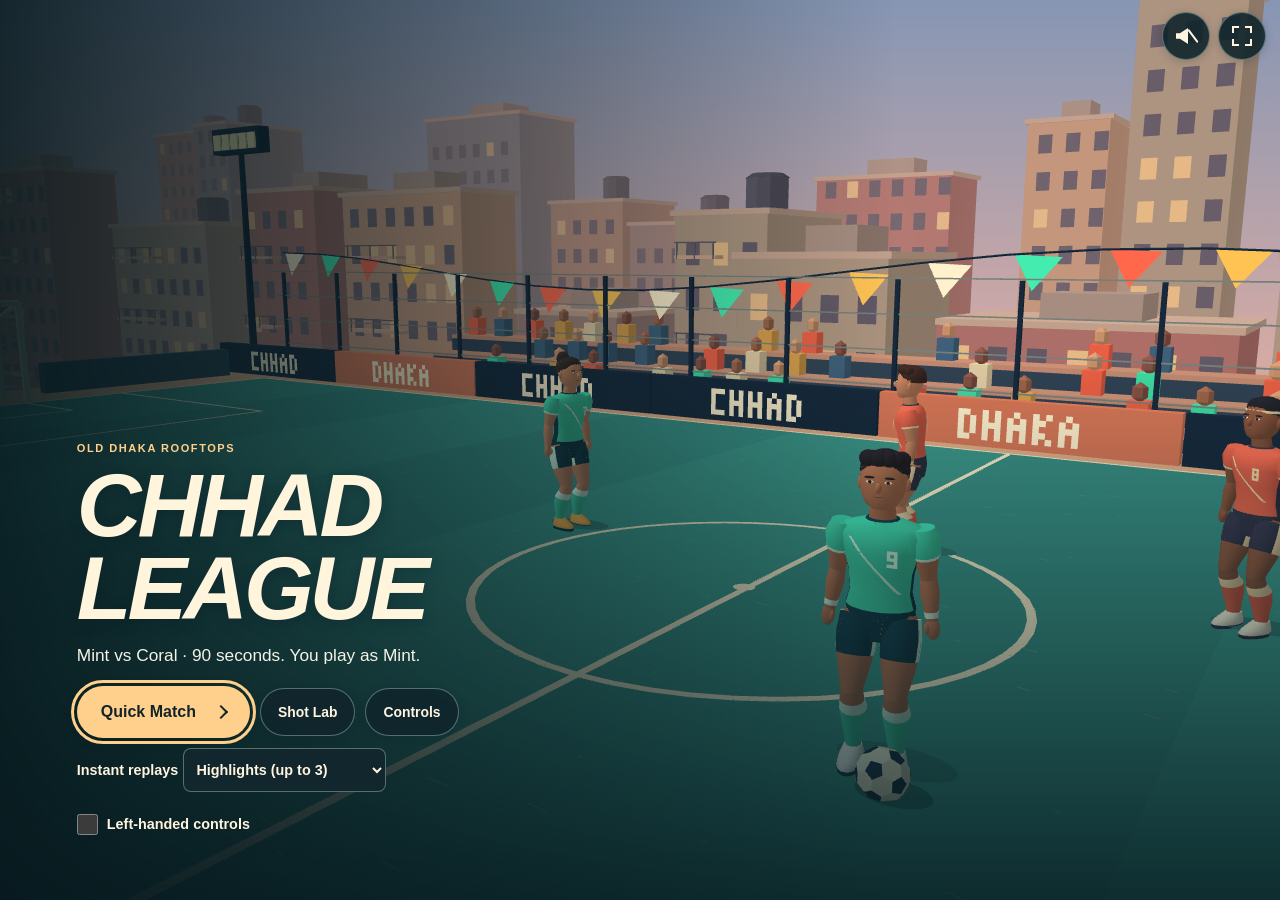
<file: index.html>
<!doctype html>
<html lang="en">
<meta charset="utf-8">
<meta name="viewport" content="width=device-width,initial-scale=1,viewport-fit=cover">
<meta name="theme-color" content="#101c23">
<meta name="application-name" content="Chhad League">
<meta name="application-version" content="1.3.0">
<meta name="mobile-web-app-capable" content="yes">
<meta name="apple-mobile-web-app-capable" content="yes">
<meta name="apple-mobile-web-app-status-bar-style" content="black-translucent">
<link rel="manifest" href="./game.webmanifest">
<link rel="icon" type="image/png" href="./icon-192.png">
<link rel="apple-touch-icon" href="./icon-192.png">
<meta name="description" content="Play a 90-second, three-a-side rooftop football match in Old Dhaka.">
<title>Chhad League · Rooftop football</title>
<style>
:root{
 color-scheme:dark;--page:#101c23;--panel:#142832;--panel-deep:#10212b;--line:#49626b;--text:#fff4df;
 --muted:#bfd0cf;--mint:#9ae9d0;--coral:#ffae94;--gold:#ffd08b;--ink:#12232a;
 --body:"Barlow","Segoe UI",Arial,sans-serif;--display:"Barlow Condensed","Arial Narrow","Segoe UI",Arial,sans-serif;
 --numbers:ui-monospace,Consolas,"Courier New",monospace;
}
*{box-sizing:border-box}
[hidden]{display:none!important}
html,body{width:100%;height:100%;margin:0;overflow:hidden;overscroll-behavior:none;background:var(--page)}
body{color:var(--text);font:1rem/1.45 var(--body)}
main{position:relative;width:100%;height:100%;height:100dvh;isolation:isolate}
:root:fullscreen main,:root:-webkit-full-screen main{height:100%}
button{border:0;color:inherit;font:inherit;cursor:pointer;touch-action:manipulation;-webkit-tap-highlight-color:transparent}
button:disabled{cursor:default}
button:focus-visible,canvas:focus-visible{outline:3px solid var(--gold);outline-offset:3px}
canvas:focus-visible{outline-offset:-4px}
.arena{position:absolute;inset:0;overflow:hidden;background:linear-gradient(#8696b4,#dfada2 45%,#ffd4aa 70%,#b58c78)}
.arena canvas{display:block;width:100%;height:100%;touch-action:none;user-select:none;-webkit-user-select:none;-webkit-touch-callout:none}
.tools{position:absolute;z-index:4;top:max(12px,calc(env(safe-area-inset-top) + 6px));right:max(14px,calc(env(safe-area-inset-right) + 8px));display:flex;gap:8px}
.tool,.replay-skip,.help-toggle{display:inline-grid;place-items:center;min-width:48px;min-height:48px;background:#11262de8;border:1px solid #b9dfd566;box-shadow:0 2px 8px #0b202833;color:var(--text);font-size:.87rem;font-weight:700}
.tool{position:relative;width:48px;height:48px;padding:0;border-radius:50%}
.tool:active,.help-toggle:active,.replay-skip:active,.start:active{filter:brightness(.84)}
.view-status{position:absolute;z-index:5;right:max(14px,env(safe-area-inset-right));top:max(70px,calc(env(safe-area-inset-top) + 64px));max-width:min(28ch,85%);margin:0;padding:8px 12px;border-radius:9px;background:var(--panel-deep);font-size:.84rem;pointer-events:none}
.tool-glyph{display:block;position:relative;width:20px;height:20px;pointer-events:none}
#pause .tool-glyph{width:13px;height:16px;border-left:4px solid;border-right:4px solid}
#fullscreen .tool-glyph{--corners:linear-gradient(currentColor,currentColor);background:var(--corners) left top/7px 2px,var(--corners) left top/2px 7px,var(--corners) right top/7px 2px,var(--corners) right top/2px 7px,var(--corners) left bottom/7px 2px,var(--corners) left bottom/2px 7px,var(--corners) right bottom/7px 2px,var(--corners) right bottom/2px 7px;background-repeat:no-repeat}
#fullscreen[aria-label="Exit full screen"] .tool-glyph{background-position:5px 5px,5px 5px,calc(100% - 5px) 5px,calc(100% - 5px) 5px,5px calc(100% - 5px),5px calc(100% - 5px),calc(100% - 5px) calc(100% - 5px),calc(100% - 5px) calc(100% - 5px)}
#sound .tool-glyph::before{content:"";position:absolute;inset:2px 8px 2px 0;background:currentColor;clip-path:polygon(0 33%,33% 33%,100% 0,100% 100%,33% 67%,0 67%)}
#sound .tool-glyph::after{content:"";position:absolute;right:0;top:4px;width:4px;height:10px;border-right:2px solid;border-radius:50%}
#sound[aria-pressed="false"] .tool-glyph::after{top:2px;right:2px;width:2px;height:16px;border:0;border-radius:2px;background:currentColor;transform:rotate(-37deg)}
body:is([data-screen="play"],[data-screen="goal"],[data-screen="replay"]) #sound{display:none}
body:is([data-screen="play"],[data-screen="goal"],[data-screen="replay"]) #fullscreen[aria-label="Exit full screen"]{display:none}
@media(hover:hover){.tool:hover,.replay-skip:hover,.help-toggle:hover,.action:hover:enabled{filter:brightness(1.15)}.start:hover{background:#ffe1ad}}
.match-hud{position:absolute;z-index:1;top:max(12px,calc(env(safe-area-inset-top) + 6px));left:max(14px,calc(env(safe-area-inset-left) + 8px));display:grid;grid-template-areas:"score" "status";gap:5px;pointer-events:none}
.score{grid-area:score;display:flex;align-items:stretch;overflow:hidden;width:max-content;background:var(--panel-deep);border:1px solid #60737a;border-radius:9px;box-shadow:0 3px 10px #0b20284d}
.score-line{display:flex;align-items:center;gap:10px;padding:7px 12px;border-bottom:3px solid transparent;border-image:linear-gradient(90deg,var(--mint) 50%,var(--coral) 50%) 1}
.team,.clock-label,.stage,.replay-caption b,.meter-title{font:750 .69rem/1.1 var(--body);text-transform:uppercase;letter-spacing:.07em}
.team{font-size:.78rem}.home{color:var(--mint)}.away{color:var(--coral)}
#goals{font:750 clamp(1.25rem,2vw,1.6rem)/1 var(--numbers);letter-spacing:.01em;white-space:nowrap}
.clock-box{display:grid;align-content:center;justify-items:center;gap:2px;padding:5px 9px;min-width:73px;background:#213944;border-left:1px solid #45606a}
.clock-label{color:#cedcd9;font-size:.63rem;white-space:nowrap}.clock{font:700 1rem/1 var(--numbers);font-variant-numeric:tabular-nums}
.clock-box.urgent{background:#513a24}.urgent .clock-label,.urgent .clock{color:#ffda98}
.notice{grid-area:status;display:flex;align-items:center;gap:7px;width:fit-content;max-width:100%;min-height:25px;padding:4px 10px;border-radius:5px;background:var(--panel-deep);color:var(--text);font-size:.78rem;font-weight:650;line-height:1.18}
.notice::before{content:"";width:7px;height:7px;flex:none;border-radius:50%;background:var(--gold)}
.notice[data-team="mint"]::before{background:var(--mint)}.notice[data-team="coral"]::before{background:var(--coral)}
#power{grid-area:status;justify-self:start;width:100%;padding:8px 11px;background:var(--panel-deep);border:1px solid var(--line);border-radius:8px}
.match-hud.is-charging .notice{display:none}
.meter-head{display:flex;align-items:center;justify-content:space-between;gap:8px}.meter-title{color:var(--text);font-size:.66rem}
#power-value{font:700 .83rem/1 var(--numbers);color:var(--gold)}
.track,.replay-track{display:block;overflow:hidden;border-radius:2px;background:#425761}
.track{height:6px;margin:5px 0}.track i,.replay-track i{display:block;width:100%;height:100%;background:var(--gold);transform:scaleX(0);transform-origin:left}
#curl{color:var(--muted);font-size:.75rem;line-height:1.15}
.overlay{position:absolute;z-index:3;inset:0;display:flex;align-items:safe flex-end;overflow:auto;overscroll-behavior:contain;padding:max(76px,calc(env(safe-area-inset-top) + 64px)) max(22px,calc(env(safe-area-inset-right) + 14px)) max(clamp(22px,6vh,70px),calc(env(safe-area-inset-bottom) + 16px)) max(clamp(22px,6vw,98px),calc(env(safe-area-inset-left) + 16px));background:linear-gradient(90deg,#07181de3,transparent 70%),linear-gradient(0deg,#081d22df,transparent 60%)}
.card{width:min(100%,475px);text-align:left}.stage{margin:0 0 10px;color:var(--gold);font-weight:800;letter-spacing:.14em}
.call{margin:0;color:#fff5dd;font:italic 900 clamp(2.6rem,7vw,6rem)/.92 var(--display);letter-spacing:-.045em;text-wrap:balance}
body[data-screen="menu"] .call{text-transform:uppercase;max-width:7ch;text-shadow:0 3px 14px #071b265e}
.detail{margin:14px 0 18px;max-width:38ch;color:#f3f3e6;font-size:clamp(.94rem,1.6vw,1.08rem)}
.card-actions{display:flex;flex-wrap:wrap;align-items:center;gap:10px}
.control-settings{display:flex;align-items:flex-start;flex-wrap:wrap;gap:0 14px}
.control-settings .replay-setting{flex-wrap:wrap;gap:5px}
.hand-setting{min-height:44px;cursor:pointer}
.hand-setting input{width:21px;height:21px;margin:0 4px 0 0;accent-color:var(--mint)}
#lab-readout{grid-area:score;padding:8px 11px;max-width:min(330px,calc(100vw - 100px));border:1px solid #60737a;border-radius:8px;background:var(--panel-deep)}
#lab-progress{display:block;color:var(--mint);font-size:.71rem;font-weight:800;letter-spacing:.06em;text-transform:uppercase}
#lab-name{display:block;font-size:1.05rem}#lab-hint{margin:3px 0 0;color:var(--text);font-size:.82rem;line-height:1.25}
body[data-session="lab"] :is(.score,#notice,#stepover,#feint,#pass,#dash){display:none}
body[data-session="lab"] .replay-choice{display:none}
body[data-session="lab"] .actions{grid-template-columns:var(--shot-size);grid-template-areas:"shoot"}
body[data-hand="left"] .mobile{flex-direction:row-reverse}
body[data-hand="left"]:not([data-session="lab"]) .actions{grid-template-columns:var(--shot-size) var(--skill-size) var(--skill-size);grid-template-areas:"shoot feint step" "shoot dash pass"}
.replay-setting{display:flex;align-items:center;gap:10px;width:fit-content;max-width:100%;margin-top:10px;color:var(--text);font-size:.9rem;font-weight:700}
.replay-setting select{min-width:0;min-height:44px;padding:5px 8px;border:1px solid #b9dfd566;border-radius:8px;background:#11262d;color:var(--text);color-scheme:dark;font:inherit}
.replay-setting select:focus-visible{outline:3px solid var(--gold);outline-offset:3px}
body[data-screen="end"] .replay-setting{display:none}
.start,.help-toggle,.replay-skip{border-radius:28px}
.start{display:inline-flex;align-items:center;justify-content:center;gap:20px;min-height:52px;padding:9px 24px;background:var(--gold);color:var(--ink);font-weight:850;box-shadow:0 3px 12px #06192055}
.start::after{content:"";width:8px;height:8px;border-top:2px solid;border-right:2px solid;transform:rotate(45deg)}
.help-toggle,.replay-skip{padding:0 17px}
.control-guide{margin-top:12px;padding:12px 15px;max-width:46ch;border-left:3px solid var(--mint);border-radius:2px 12px 12px 2px;background:#0c242bf0;color:#e8f1ea;font-size:.89rem;line-height:1.45}
.control-guide p{margin:0}.control-guide p+p{margin-top:6px}
body[data-screen="end"] .call,body[data-screen="pause"] .call{font:800 clamp(2rem,5vw,3.8rem)/1.04 var(--display);letter-spacing:-.025em}
.result-table{width:min(100%,275px);margin:0 0 14px;border-spacing:0;border-collapse:collapse;font-size:.85rem;background:#10242deb}
.result-table th,.result-table td{padding:4px 9px;border-bottom:1px solid #465a61;font-variant-numeric:tabular-nums}
.result-table th{text-align:left}.result-table thead th:not(:first-child),.result-table td{text-align:right}
.result-table thead th{font-size:.76rem}.result-table tbody th{font-weight:500}
.replay-bar{position:absolute;z-index:2;left:max(10px,env(safe-area-inset-left));right:max(10px,env(safe-area-inset-right));bottom:max(10px,env(safe-area-inset-bottom));display:flex;align-items:flex-end;justify-content:space-between;gap:8px;pointer-events:none}
.replay-caption{display:grid;grid-template-columns:auto 1fr;gap:5px 8px;align-items:center;max-width:75%;padding:7px 11px;border:1px solid var(--line);border-radius:8px;background:var(--panel-deep)}
.replay-caption b{color:var(--gold);white-space:nowrap}.replay-caption span{font-size:.82rem;font-weight:650;line-height:1.2}
.replay-track{grid-column:1/-1;height:3px}.replay-skip{pointer-events:auto;flex:none}
.mobile{position:absolute;z-index:2;left:max(8px,env(safe-area-inset-left));right:max(8px,env(safe-area-inset-right));bottom:max(10px,env(safe-area-inset-bottom));display:none;align-items:flex-end;justify-content:space-between;gap:4px;pointer-events:none;user-select:none;-webkit-user-select:none}
.stick{--pad-size:clamp(100px,26vw,135px);display:grid;place-items:center;position:relative;flex:none;width:var(--pad-size);height:var(--pad-size);touch-action:none;border:1px solid #c3f6e6b8;border-radius:50%;background:radial-gradient(circle at center,#193c46b3 0 36%,#12313bd9 37% 39%,#173642b8 40%);box-shadow:0 3px 10px #132b3659;pointer-events:auto}
.nub{position:relative;z-index:1;width:24%;height:24%;border:1px solid #cbf9e8;border-radius:50%;background:#85d8be;box-shadow:0 2px 5px #142c36a3;pointer-events:none}
.direction{position:absolute;display:grid;place-items:center;width:44px;height:44px;padding:0;background:transparent;color:#f4fff7;touch-action:none;-webkit-tap-highlight-color:transparent}
.direction::after{content:"";width:8px;height:8px;border-top:3px solid currentColor;border-right:3px solid currentColor;transform:rotate(var(--turn))}
.direction[data-dir="up"]{--turn:-45deg;left:50%;top:0;transform:translateX(-50%)}
.direction[data-dir="down"]{--turn:135deg;left:50%;bottom:0;transform:translateX(-50%)}
.direction[data-dir="left"]{--turn:-135deg;left:0;top:50%;transform:translateY(-50%)}
.direction[data-dir="right"]{--turn:45deg;right:0;top:50%;transform:translateY(-50%)}
.direction:active{color:var(--gold)}
.actions{display:grid;grid-template-columns:var(--skill-size) var(--skill-size) var(--shot-size);grid-template-areas:"step feint shoot" "pass dash shoot";gap:8px;align-items:center}
.action{position:relative;display:grid;place-items:center;width:100%;aspect-ratio:1;min-width:0;min-height:48px;padding:0 1px;overflow:hidden;touch-action:none;background:#112b33d9;color:var(--text);border:1px solid #b9dfd5ba;border-radius:50%;box-shadow:inset 0 0 0 3px #c3e3da16,0 2px 6px #0b26324a;font-size:clamp(.7rem,2.6vw,.85rem);font-weight:700;line-height:1.1;pointer-events:auto}
#stepover{grid-area:step;font-size:.76rem}#feint{grid-area:feint}#pass{grid-area:pass}#dash{grid-area:dash}
#stepover:enabled,#feint:enabled{color:var(--mint);border-color:#8bc4b0}
#shoot{grid-area:shoot;aspect-ratio:1;border-radius:50%;background:var(--gold);color:var(--ink);border:2px solid #ffe6b6;font-size:clamp(.88rem,3.4vw,1.05rem)}
#shoot.defending{background:var(--mint);border-color:#d8fff0}.action:disabled,#shoot:disabled{background:#22353cf0;border-color:#829693;color:#c4d0cd}
.action:enabled:active,#shoot.is-held{box-shadow:inset 0 0 0 3px #ffffff78}
.mobile.recovering #dash::after,.mobile.recovering #shoot.defending::after{content:"";position:absolute;left:15%;right:15%;bottom:6px;height:3px;border-radius:2px;background:var(--mint);transform:scaleX(var(--dash-ready,0));transform-origin:left}
.keys kbd{font:700 .8rem var(--numbers);color:var(--gold)}
.touch-guide{display:none}.live{position:absolute;width:1px;height:1px;overflow:hidden;clip-path:inset(50%)}
@media(any-pointer:coarse),(max-width:700px){
 .mobile{display:flex;--skill-size:clamp(56px,14vw,64px);--shot-size:clamp(58px,17vw,82px);left:max(12px,calc(env(safe-area-inset-left) + 10px));right:max(12px,calc(env(safe-area-inset-right) + 10px));bottom:max(16px,calc(env(safe-area-inset-bottom) + 10px));-webkit-touch-callout:none}
 .control-guide .keys{display:none}.control-guide .touch-guide{display:block}
}
@media(max-width:520px){
 .match-hud{left:max(10px,calc(env(safe-area-inset-left) + 5px));gap:4px}
 .score-line{gap:6px;padding:5px 8px}.clock-box{min-width:60px;padding:4px 6px}.team{font-size:.72rem}
 #power{padding:5px 9px}.tools{right:max(10px,calc(env(safe-area-inset-right) + 5px));gap:6px}
 .replay-caption{gap:4px;padding:7px 9px}.replay-caption span{font-size:.79rem}
}
@media(orientation:portrait){
 .overlay{padding-left:max(22px,calc(env(safe-area-inset-left) + 14px));padding-bottom:max(32px,calc(env(safe-area-inset-bottom) + 22px));background:linear-gradient(0deg,#081b22fa 0%,#10252cdd 23%,#10243050 50%,transparent 72%)}
 .call{font-size:clamp(2.8rem,13vw,5.4rem)}
}
@media(max-height:540px) and (orientation:landscape){
 .overlay{padding-top:max(12px,env(safe-area-inset-top));padding-bottom:max(14px,calc(env(safe-area-inset-bottom) + 7px));padding-right:max(122px,calc(env(safe-area-inset-right) + 116px))}
 .call{font-size:clamp(2.3rem,7.8vh,3.4rem)}.card{max-width:390px}.stage{margin-bottom:5px}
 .detail{margin:8px 0 12px}.control-guide{margin-top:8px}.result-table{margin-bottom:8px}.result-table th,.result-table td{padding:2px 7px}
 .stick{--pad-size:clamp(98px,26vh,124px)}.mobile{--skill-size:clamp(56px,14vh,64px);--shot-size:clamp(62px,19vh,78px)}
}
@media(max-width:345px){.mobile{left:max(8px,env(safe-area-inset-left));right:max(8px,env(safe-area-inset-right));--skill-size:56px;--shot-size:56px}.stick{--pad-size:96px}.actions{gap:6px}}
@media(prefers-reduced-motion:no-preference){.tool,.action,.start,.replay-skip{transition:background-color .15s ease-out,border-color .15s ease-out}}
</style>
<body data-screen="menu" data-hand="right" data-session="match"><main>
 <section class="arena" aria-label="Football match">
 <div class="tools" role="group" aria-label="Game settings">
  <button type="button" class="tool" id="sound" aria-pressed="false" aria-label="Sound" title="Sound off"><span aria-hidden="true" class="tool-glyph"></span></button>
  <button type="button" class="tool" id="fullscreen" aria-label="Enter full screen" title="Enter full screen" hidden><span aria-hidden="true" class="tool-glyph"></span></button>
  <button type="button" class="tool" id="pause" aria-label="Pause" title="Pause" hidden><span aria-hidden="true" class="tool-glyph"></span></button>
 </div>
 <p class="view-status" id="view-status" role="status" hidden></p>
 <canvas id="pitch" tabindex="0" width="1100" height="595" aria-label="Dhaka rooftop football pitch. Mint attacks the goal on the right."></canvas>
 <div class="match-hud" id="match-hud" hidden>
  <div id="lab-readout" hidden><span id="lab-progress"></span><strong id="lab-name"></strong><p id="lab-hint" role="status"></p></div>
  <div class="score" role="group" aria-label="Match score and time">
   <div class="score-line"><span class="team home">Mint</span><strong id="goals">0–0</strong><span class="team away">Coral</span></div>
   <div class="clock-box" id="clock-box"><span class="clock-label" id="clock-label">Time left</span><span class="clock" id="clock" role="timer" aria-labelledby="clock-label">1:30</span></div>
  </div>
  <div class="notice" id="notice"></div>
  <div id="power" hidden>
   <div class="meter-head"><span class="meter-title" id="power-label">Shot power</span><strong id="power-value">50%</strong></div>
   <span class="track" id="power-track" role="meter" aria-labelledby="power-label" aria-valuemin="0" aria-valuemax="100" aria-valuenow="50"><i id="fill"></i></span>
   <span id="curl">Straight</span>
  </div>
 </div>
 <div class="mobile" id="touch-controls" role="group" aria-label="Touch controls" hidden>
  <div class="stick" id="stick" role="group" aria-label="Move">
   <button type="button" class="direction" data-dir="up" aria-label="Move up"></button>
   <button type="button" class="direction" data-dir="left" aria-label="Move left"></button>
   <button type="button" class="direction" data-dir="right" aria-label="Move right"></button>
   <button type="button" class="direction" data-dir="down" aria-label="Move down"></button>
   <span class="nub" id="nub" aria-hidden="true"></span>
  </div>
  <div class="actions">
   <button type="button" class="action" id="stepover" aria-label="Stepover"><span>Step<wbr>over</span></button>
   <button type="button" class="action" id="feint" aria-label="Body feint">Feint</button>
   <button type="button" class="action" id="pass">Pass</button>
   <button type="button" class="action" id="dash">Dash</button>
   <button type="button" class="action shoot" id="shoot">Shoot</button>
  </div>
 </div>
 <div class="replay-bar" id="replay-bar" hidden><div class="replay-caption"><b>Replay · ½×</b><span id="replay-event"></span><span class="replay-track" aria-hidden="true"><i id="replay-fill"></i></span></div><button type="button" class="replay-skip" id="skip-replay" title="Skip replay (Enter)">Skip replay</button></div>
 <div class="overlay" id="overlay" role="group" aria-labelledby="heading"><div class="card">
  <p class="stage" id="card-stage">Old Dhaka rooftops</p>
  <h1 class="call" id="heading">Chhad League</h1>
  <p class="detail" id="detail">Play as Mint. Attack the goal on the right and outscore Coral in 90 seconds.</p>
  <table class="result-table" id="match-summary" aria-label="Full-time team statistics" hidden>
   <thead><tr><th scope="col">Match stats</th><th scope="col" class="home">Mint</th><th scope="col" class="away">Coral</th></tr></thead>
   <tbody><tr><th scope="row">Shots</th><td id="mint-shots">0</td><td id="coral-shots">0</td></tr><tr><th scope="row">Keeper saves</th><td id="mint-saves">0</td><td id="coral-saves">0</td></tr></tbody>
  </table>
  <div class="card-actions">
   <button type="button" class="start" id="start">Quick Match</button>
   <button type="button" class="help-toggle" id="start-lab">Shot Lab</button>
   <button type="button" class="help-toggle" id="leave-lab" hidden>Main menu</button>
   <button type="button" class="help-toggle" id="help-toggle" aria-expanded="false" aria-controls="control-guide">Controls</button>
  </div>
  <div class="control-settings">
  <label class="replay-setting replay-choice" for="replay-mode">Instant replays
   <select id="replay-mode">
    <option value="highlights">Highlights (up to 3)</option>
    <option value="all">All goals &amp; diving saves</option>
    <option value="off">Off</option>
   </select>
  </label>
  <label class="replay-setting hand-setting" for="hand-mode"><input id="hand-mode" type="checkbox" role="switch">Left-handed controls</label>
  </div>
  <div class="control-guide" id="control-guide" hidden>
   <p class="touch-guide" id="touch-guide"></p>
   <div class="keys">
    <p><kbd>WASD</kbd> or arrows to move. Tap <kbd>Space</kbd> to shoot or tackle. Hold for power, aim with up or down, and curl with <kbd>Z</kbd> / <kbd>C</kbd>.</p>
    <p><kbd>F</kbd>, <kbd>X</kbd> or <kbd>Enter</kbd> to pass or switch. <kbd>Shift</kbd> to dash. <kbd>Q</kbd> for a stepover, <kbd>E</kbd> for a body feint. <kbd>Esc</kbd> to pause.</p>
    <p>With a mouse, hold and drag up or down on the pitch to curl a shot.</p>
   </div>
  </div>
 </div></div>
 </section>
 <div id="live" role="status" aria-atomic="true" class="live"></div>
</main>
<script>
/* Original court and players. World axes are length, height, and width. */
'use strict';
  // Build each local joint basis and compose it with its parent into a column-major palette.
  function jointFrame(out,id,parent,x,y,z,pitch=0,yaw=0,bank=0){
    const a=Math.cos(pitch),b=Math.sin(pitch),c=Math.cos(yaw),d=Math.sin(yaw),e=Math.cos(bank),f=Math.sin(bank);
    const m=[c*e+d*b*f,a*f,-d*e+c*b*f, -c*f+d*b*e,a*e,d*f+c*b*e, d*a,-b,c*a];
    const off=id*16,base=parent*16;
    for(let k=0;k<4;k++){const u=k===3?x:m[3*k],v=k===3?y:m[3*k+1],w=k===3?z:m[3*k+2];
      for(let j=0;j<3;j++)out[off+4*k+j]=parent<0?[u,v,w][j]:out[base+j]*u+out[base+4+j]*v+out[base+8+j]*w+(k===3?out[base+12+j]:0);
      out[off+4*k+3]=k===3?1:0}
  }
function createStadium(canvas) {
  const reducedMotion=window.matchMedia('(prefers-reduced-motion: reduce)');
  const v = (a,b) => a.map((n,i)=>n-b[i]);
  const add = (a,b) => a.map((n,i)=>n+b[i]);
  const mul = (a,k) => a.map(n=>n*k);
  const dot = (a,b) => a[0]*b[0]+a[1]*b[1]+a[2]*b[2];
  const cross = (a,b) => [a[1]*b[2]-a[2]*b[1],a[2]*b[0]-a[0]*b[2],a[0]*b[1]-a[1]*b[0]];
  const unit = a => mul(a,1/(Math.hypot(...a)||1));
  const mix = (a,b,t) => add(mul(a,1-t),mul(b,t));
  const tau = 2*Math.PI, sun=unit([-0.5,0.9,0.65]);
  const colorCache = new Map();
  function rgb(hex) {
    if(!colorCache.has(hex)) colorCache.set(hex,[1,3,5].map(i=>parseInt(hex.slice(i,i+2),16)/255));
    return colorCache.get(hex);
  }
  let mesh=[];
  function face(a,b,c,color,brightness){
    const light=brightness??(.73+.34*Math.max(0,dot(unit(cross(v(b,a),v(c,a))),sun)));
    const [r,g,bl]=rgb(color);
    mesh.push(...a,r*light,g*light,bl*light,...b,r*light,g*light,bl*light,...c,r*light,g*light,bl*light);
  }
  function quad(a,b,c,d,col,light){face(a,b,c,col,light);face(a,c,d,col,light)}
  function box(x,y,z,w,h,d,col){
    const X=x+w/2,L=x-w/2,F=z+d/2,B=z-d/2,T=y+h;
    const p=[[L,y,B],[X,y,B],[X,y,F],[L,y,F],[L,T,B],[X,T,B],[X,T,F],[L,T,F]];
    for(const [a,b,c,d] of [[4,7,6,5],[3,2,6,7],[2,1,5,6],[1,0,4,5],[0,3,7,4],[0,1,2,3]])quad(p[a],p[b],p[c],p[d],col);
  }
  function pipe(a,b,r1,r2,col,n=7){
    const axis=unit(v(b,a)), u=unit(cross(axis,Math.abs(axis[1])>.85?[1,0,0]:[0,1,0])), w=cross(axis,u);
    let oldA,oldB;
    for(let i=0;i<=n;i++){const k=i*tau/n, rim=add(mul(u,Math.cos(k)),mul(w,Math.sin(k))),pa=add(a,mul(rim,r1)),pb=add(b,mul(rim,r2));
      if(i){quad(oldA,pa,pb,oldB,col);face(b,oldB,pb,col);face(a,pa,oldA,col)}
      oldA=pa;oldB=pb;
    }
  }
  function blob(x,y,z,rx,ry,rz,color,n=10,rows=6){
    function vertex(i,j){const th=tau*i/n,ph=Math.PI*j/rows;return [x+rx*Math.sin(ph)*Math.cos(th),y+ry*Math.cos(ph),z+rz*Math.sin(ph)*Math.sin(th)]}
    for(let j=0;j<rows;j++)for(let i=0;i<n;i++)quad(vertex(i,j),vertex(i+1,j),vertex(i+1,j+1),vertex(i,j+1),color);
  }
  function stripe(x,z,X,Z,width,col,y=.018){
    const dx=X-x,dz=Z-z,len=Math.hypot(dx,dz)||1,a=-dz*width/(2*len),b=dx*width/(2*len);
    quad([x+a,y,z+b],[X+a,y,Z+b],[X-a,y,Z-b],[x-a,y,z-b],col,1);
  }
  function ring(x,z,rx,rz,width,col,y=.024,n=52){
    for(let i=0;i<n;i++){let a=i*tau/n,b=(i+1)*tau/n;
      stripe(x+rx*Math.cos(a),z+rz*Math.sin(a),x+rx*Math.cos(b),z+rz*Math.sin(b),width,col,y)}
  }
  function disk(x,z,rx,rz,col,y=.04,n=22){
    for(let i=0;i<n;i++){const a=i*tau/n,b=(i+1)*tau/n;
      face([x,y,z],[x+rx*Math.cos(b),y,z+rz*Math.sin(b)],[x+rx*Math.cos(a),y,z+rz*Math.sin(a)],col,1)}
  }
  const glyphs={A:'010101111101101',C:'111100100100111',D:'110101101101110',E:'111100110100111',G:'111100101101111',H:'101101111101101',K:'101110100110101',L:'100100100100111',U:'101101101101111','0':'111101101101111','1':'010110010010111','4':'101101111001001','7':'111001010010010','8':'111101111101111','9':'111101111001111'};
  function sign(word,x,y,z,s,col){
    for(const ch of word){const bits=glyphs[ch];if(bits)for(let i=0;i<15;i++)if(bits[i]==='1'){
      const X=x+i%3*s,Y=y-Math.floor(i/3)*s;
      quad([X,Y,z],[X+s,Y,z],[X+s,Y-s,z],[X,Y-s,z],col,1)}
      x+=s*4}
  }
  let seed=17021;
  function random(){seed=(Math.imul(seed,1664525)+1013904223)>>>0;return seed/4294967296}
  const navy='#192d41',cream='#fff1cc',mint='#44edaf',coral='#ff684b';
  function city(){
    const walls=['#c2927b','#bc7871','#d4a283','#8d8994','#ad8b83','#bba18a'];
    box(0,-8.4,-24,194,1,121,'#aa8c82');
    for(let row=0;row<2;row++){let x=-86;
      while(x<86){const w=3+random()*5,depth=3+random()*4,z=-19-row*15-random()*5,top=1+random()*(row?12:7),col=walls[Math.floor(random()*walls.length)];
        const buildingStart=mesh.length;
        box(x,-7,z,w,top+7,depth,col);box(x,top,z,w+.25,.18,depth+.25,'#d3af98');
        for(let j=-2.8;j<top-.7;j+=1.45)for(let k=x-w/2+.45;k<x+w/2-.35;k+=1.05){
          const front=z+depth/2+.025;
          quad([k,j,front],[k+.52,j,front],[k+.52,j+.72,front],[k,j+.72,front],random()<.21?'#f2c38b':'#665d6a',.95)}
        if(!row&&random()<.7){const front=z+depth/2;
          for(let y=-2.6;y<top-.8;y+=2.9){box(x-.18*w,y,front+.21,w*.45,.12,.64,'#deb194');
            box(x-.18*w,y+.5,front+.52,w*.45,.045,.045,'#625d68');
            for(let j=-1;j<=1;j++)box(x-.18*w+j*w*.2,y,front+.52,.04,.53,.04,'#625d68')}
        }
        if(random()<.55){const tx=x+.2,ty=top+.24;pipe([tx,ty,z],[tx,ty+1.05,z],.72,.72,'#595767',10);pipe([tx,ty+1.05,z],[tx,ty+1.2,z],.76,.54,'#454954',10)}
        else{box(x,top+.1,z,w*.35,.8,depth*.46,'#b69a8c')}
        // Reuse this block of rooflines round the corner, behind the attacking goal.
        if(!row&&Math.abs(x)<23){
          const buildingEnd=mesh.length;
          for(let i=buildingStart;i<buildingEnd;i+=6)mesh.push(13-mesh[i+2],mesh[i+1],mesh[i],mesh[i+3],mesh[i+4],mesh[i+5]);
        }
        x+=w+1.6;
      }
    }
  }
  function goalMesh(side){
    const x=side*20,back=x+side*1.18,h=2.24,wide=2.8;
    for(const s of [-1,1]){const z=s*wide;pipe([x,.02,z],[x,h,z],.075,.075,cream);pipe([x,h,z],[back,h*.8,z],.056,.056,cream);pipe([back,.02,z],[back,h*.8,z],.06,.06,cream);
      for(let k=1;k<6;k++){const y=k*h/6;pipe([x,y,z],[back,y*.8,z],.014,.014,'#a9cfc3',4)}}
    pipe([x,h,-wide],[x,h,wide],.075,.075,cream);pipe([back,h*.8,-wide],[back,h*.8,wide],.05,.05,cream);
    for(let z=-wide;z<=wide+.01;z+=.31){pipe([back,.02,z],[back,h*.8,z],.014,.014,'#b7d5cb',4);pipe([x,h,z],[back,h*.8,z],.014,.014,'#b7d5cb',4)}
    for(let j=1;j<6;j++)pipe([back,h*.8*j/6,-wide],[back,h*.8*j/6,wide],.014,.014,'#bdd6cc',4);
  }
  function stands(){
    for(let s=0;s<3;s++){const z=-11.15-s*.72,y=.23+s*.42;box(0,0,z,32,y,.83,'#344759');box(0,y,z,32,.1,.83,'#d19579');
      for(let i=0;i<32;i++){if(random()<.35)continue;const x=-15.5+i+.18*random(), skin=['#a96c50','#d99c73','#8f584a'][i%3];
        box(x,y+.08,z,.35,.47,.33,[mint,coral,'#e9aa50','#456984','#f5ddb1'][Math.floor(random()*5)]);
        blob(x,y+.7,z,.15,.18,.15,skin,6,3);
      }}
    for(let x of [-21.8,21.8]){pipe([x,0,-10],[x,6.3,-10],.11,.075,navy);
      box(x,6.1,-10,2.1,.68,.35,navy);for(let j=-2;j<=2;j++)box(x+j*.39,6.2,-9.8,.31,.42,.06,'#fff0b4')}
    for(let x=-20;x<20;x+=2.2){box(x,.62,-9.82,.075,2.22,.075,navy)}
    for(let h of [.9,1.55,2.2,2.85])box(0,h,-9.82,41,.025,.035,'#818b85');
    for(let i=0;i<27;i++){const x=-20.3+i*1.52,z=-10.05,y=2.95+.42*(Math.cos(i*.43));
      const next=2.95+.42*Math.cos((i+1)*.43);pipe([x,y,z],[x+1.52,next,z],.018,.018,navy,4);
      face([x+.12,y,z],[x+.91,y-.04,z],[x+.46,y-.61,z+.09],[cream,mint,coral,'#ffc354'][i%4],1)}
  }
  let turfStart,fixturesStart;
  function buildCourt(){
    city();stands();
    box(0,-5.4,0,45.5,5.13,21.5,'#b97e69');box(0,-.27,0,45.7,.26,21.7,'#eab289');
    box(0,-.08,0,40,.08,18,'#378f86');
    turfStart=mesh.length;
    for(let i=0;i<10;i++){const x=-20+i*4;
      quad([x,.005,-9],[x,.005,9],[x+4,.005,9],[x+4,.005,-9],i%2?'#398f83':'#3d9789',1)}
    for(let i=0;i<440;i++){let x=random()*39.5-19.75,z=random()*17.6-8.8;stripe(x,z,x+.03+random()*.16,z+.015,.013,'#65a599',.009)}
    function outline(x,z,X,Z){stripe(x,z,X,z,.084,cream);stripe(X,z,X,Z,.084,cream);stripe(X,Z,x,Z,.084,cream);stripe(x,Z,x,z,.084,cream)}
    outline(-19.95,-8.94,19.95,8.94);stripe(0,-8.9,0,8.9,.085,cream);ring(0,0,2.65,2.65,.085,cream);disk(0,0,.11,.11,cream);
    for(let s of [-1,1]){outline(19.94*s,-4.95,14.5*s,4.95);outline(19.94*s,-2.72,17.92*s,2.72);disk(16*s,0,.13,.13,cream)}
    fixturesStart=mesh.length;
    for(const s of [-1,1])goalMesh(s);
    for(let i=0;i<9;i++){const x=-20+i*5;box(x,.02,-9.49,4.96,.82,.25,i%3===1?'#ed825e':navy);
      sign(i%3===1?'DHAKA':'CHHAD',x-1.02,.66,-9.35,.105,cream)}
    for(let s of [-1,1])for(let j=0;j<2;j++){const z=(j?1:-1)*6.35;box(s*21.45,.02,z,.25,.72,5,'#355768')}
  }
  buildCourt();
  const staticMesh=new Float32Array(mesh);mesh=[];
  // A truncated icosahedron gives the football stitched pentagon and hexagon panels.
  const phi=(1+Math.sqrt(5))/2,icos=[];
  for(let a of [-1,1])for(let b of [-phi,phi])icos.push(unit([0,a,b]),unit([a,b,0]),unit([b,0,a]));
  const adj=icos.map(p=>icos.map((q,i)=>[i,Math.hypot(...v(p,q))]).filter(e=>e[1]>.01).sort((a,b)=>a[1]-b[1]).slice(0,5).map(e=>e[0]));
  function panel(points,c){const center=mul(points.reduce(add,[0,0,0]),1/points.length);
    for(let j=0;j<points.length;j++){let a=points[j],b=points[(j+1)%points.length];
      if(dot(cross(v(a,center),v(b,center)),center)<0)[a,b]=[b,a];face(center,a,b,c)}}
  function cut(i,j){return unit(mix(icos[i],icos[j],1/3))}
  for(let i=0;i<12;i++){const axis=icos[i],base=unit(cross(axis,[.31,.82,.22])),up=cross(axis,base);
    panel(adj[i].map(j=>cut(i,j)).sort((a,b)=>Math.atan2(dot(a,up),dot(a,base))-Math.atan2(dot(b,up),dot(b,base))),navy);
    for(const j of adj[i])for(const k of adj[j])if(i<j&&j<k&&adj[i].includes(k))panel([cut(i,j),cut(j,i),cut(j,k),cut(k,j),cut(k,i),cut(i,k)],'#fff5d8')}
  const ballModel=new Float32Array(mesh);mesh=[];
  function football(x,y,z,q,r=.166){
    const [a,b,c,w]=q;
    for(let i=0;i<ballModel.length;i+=6){const X=ballModel[i],Y=ballModel[i+1],Z=ballModel[i+2];
      const tx=2*(b*Z-c*Y),ty=2*(c*X-a*Z),tz=2*(a*Y-b*X);
      mesh.push(x+r*(X+w*tx+b*tz-c*ty),y+r*(Y+w*ty+c*tx-a*tz),z+r*(Z+w*tz+a*ty-b*tx),ballModel[i+3],ballModel[i+4],ballModel[i+5])}
  }
  const worldX=x=>(x-500)*.04, worldZ=y=>(y-225)*.04;
  // One indexed joint per rigid section. Rounded, overlapping ends keep elbows and knees closed.
  const posedActors=[];
  function makeKit(id,keeper=false){
    const vertices=[],shirt=keeper?(id<2?'#ffd55e':'#9397ff'):(id<2?'#42d9ac':'#ef684e'),dark=id<2?'#163d4a':'#37374b',trim=id<2?'#d6ffe6':'#ffe3b1';
    const skin=['#b77350','#cb8a65','#91593f','#cb8762'][id],hair=['#29242a','#372b28','#24252c','#402b25'][id],boots=['#e5ede1','#efad47','#eae4cb','#263542'][id];
    const floorRings=keeper?Array.from({length:15},()=>[]):null;
    let joint=0;
    function vertex(p,n,col){vertices.push(...p,...rgb(col),...n,joint)}
    // Elliptical cross-sections with shared analytic normals shade continuously around each limb.
    function loft(rows,col,n=14){
      if(floorRings)for(const [y,rx,rz,z=0,x=0] of rows)floorRings[joint].push(x,y,z,rx,rz);
      function point(i,j){
        const [y,rx,rz,z=0,x=0]=rows[j],a=i*tau/n,cs=Math.cos(a),sn=Math.sin(a);
        const prev=rows[Math.max(0,j-1)],next=rows[Math.min(rows.length-1,j+1)];
        const along=[(next[1]-prev[1])*cs+(next[4]||0)-(prev[4]||0),next[0]-prev[0],(next[2]-prev[2])*sn+(next[3]||0)-(prev[3]||0)];
        return [[x+rx*cs,y,z+rz*sn],unit(cross(along,[-rx*sn,0,rz*cs]))];
      }
      const rings=rows.map((_,j)=>Array.from({length:n},(_,i)=>point(i,j)));
      for(let j=0;j<rings.length-1;j++)for(let i=0;i<n;i++){const k=(i+1)%n,c=typeof col==='function'?col(j,(i+.5)*tau/n):col;
        for(const pt of [rings[j][i],rings[j+1][i],rings[j+1][k],rings[j][i],rings[j+1][k],rings[j][k]])vertex(...pt,c)}
      for(const j of [0,rows.length-1]){const row=rows[j],normal=[0,j?1:-1,0];
        for(let i=0;i<n;i++){const c=typeof col==='function'?col(j?j-1:0,(i+.5)*tau/n):col;
          vertex([row[4]||0,row[0],row[3]||0],normal,c);vertex(rings[j][i][0],normal,c);vertex(rings[j][(i+1)%n][0],normal,c)}}
    }
    function oval(x,y,z,rx,ry,rz,c){
      const rows=[];for(let j=0;j<=8;j++){const a=-Math.PI/2+j*Math.PI/8,r=Math.max(.012,Math.cos(a));rows.push([y+ry*Math.sin(a),rx*r,rz*r,z,x])}
      loft(rows,c,14);
    }
    function patch(a,b,c,d,color){
      if(floorRings)for(const [x,y,z] of [a,b,c,d])floorRings[joint].push(x,y,z,0,0);
      const norm=unit(cross(v(b,a),v(c,a)));for(const p of [a,b,c,a,c,d])vertex(p,norm,color)
    }
    function number(ch,x,y,z,s,back=false){const dir=back?-1:1;
      for(let i=0;i<15;i++)if(glyphs[ch][i]==='1'){const X=x+dir*(i%3)*s,Y=y-Math.floor(i/3)*s;
        patch([X,Y,z],[X,Y-s,z],[X+dir*s,Y-s,z],[X+dir*s,Y,z],trim)}}
    loft([[-.12,.194,.126,-.015],[0,.224,.145,-.012],[.11,.208,.14]],dark);
    joint=1;
    const jersey=[[.035,.211,.148],[.082,.218,.148],[.18,.192,.134],[.31,.202,.146],[.46,.244,.17,.007],[.55,.269,.154],[.605,.234,.125,-.004],[.64,.107,.095]];
    loft(jersey,(j,a)=>j===0?dark:Math.abs(Math.cos(a))>.94&&j<5?dark:shirt,22);
    loft([[.628,.116,.104],[.65,.097,.085]],dark);
    loft([[.639,.085,.073],[.734,.076,.074,.012]],skin);
    function stripePoint(t,offset){
      const x=-.172+.306*t+offset,y=.545-.348*t,j=jersey.findIndex(row=>row[0]>y),a=jersey[j-1],b=jersey[j],f=(y-a[0])/(b[0]-a[0]);
      const rx=a[1]+(b[1]-a[1])*f,rz=a[2]+(b[2]-a[2])*f,center=(a[3]||0)*(1-f)+(b[3]||0)*f;
      return [x,y,center+rz*Math.sqrt(1-(x/rx)**2)+.0018]
    }
    for(let j=0;j<14;j++){const a=j/14,b=(j+1)/14;patch(stripePoint(a,-.01),stripePoint(b,-.01),stripePoint(b,.01),stripePoint(a,.01),trim)}
    number(keeper?'1':['9','7','8','4'][id],.066,.494,.179,.021);
    number(keeper?'1':['9','7','8','4'][id],.066,.515,-.168,.044,true);
    joint=2;
    loft([[.002,.053,.063,.05],[.027,.095,.102,.036],[.073,.124,.124,.023],[.137,.139,.145,.017],[.205,.145,.145,.006],[.266,.132,.135],[.313,.096,.105],[.338,.015,.024]],skin,22);
    for(const s of [-1,1]){
      oval(s*.139,.145,.002,.023,.043,.023,skin);
      oval(s*.054,.175,.149,.025,.009,.007,'#f7e2ca');
      oval(s*.054,.176,.154,.011,.009,.005,hair);
      oval(s*.058,.202,.143,.035,.007,.008,hair);
    }
    oval(0,.142,.159,.021,.033,.03,skin);oval(0,.087,.147,.034,.005,.004,'#91594c');
    loft([[.183,.144,.143,-.022],[.23,.152,.147,-.012],[.282,.144,.14,-.01],[.329,.109,.114],[.355,.036,.047]],hair,20);
    if(id===1)oval(0,.328,-.103,.08,.087,.08,hair);
    if(id===2)loft([[.228,.154,.148,-.01],[.249,.155,.151,-.01]],trim,20);
    if(id===0||id===3)for(let j=0;j<6;j++){const a=.2+j*.49;oval(.106*Math.cos(a),.297+.012*Math.sin(a),.106*Math.sin(a),.055,.052,.052,hair)}
    for(let k=0;k<2;k++){
      joint=3+k*3;
      loft([[-.483,.066,.07,.014],[-.395,.084,.085,.012],[-.27,.111,.116,.003],[-.13,.122,.13],[.043,.09,.101]],skin);
      loft([[-.235,.118,.123],[-.207,.124,.13],[-.10,.13,.142],[.025,.115,.123]],(j,a)=>Math.abs(Math.cos(a))>.94?trim:dark);
      joint++;
      loft([[-.459,.046,.055],[-.36,.056,.065,-.015],[-.24,.078,.09,-.034],[-.14,.089,.098,-.028],[-.058,.078,.079],[.03,.069,.071]],(j)=>j>=4?skin:j===3?trim:shirt);
      joint++;
      loft([[-.09,.048,.138,.071],[-.078,.079,.164,.071],[-.049,.082,.169,.073],[-.012,.078,.149,.055],[.047,.056,.078,.006]],(j)=>j<=1?dark:boots);
      for(let a=0;a<3;a++)oval(0,.013-a*.009,.068+a*.029,.046,.006,.007,trim);
      joint=9+k*3;
      loft([[-.302,.049,.055],[-.239,.059,.065],[-.14,.08,.084],[-.039,.095,.096],[.034,.062,.067]],skin);
      loft([[-.15,.083,.09],[-.131,.088,.095],[-.041,.106,.102],[.04,.073,.07]],j=>j===0?trim:shirt);
      joint++;
      loft([[-.26,.038,.041],[-.19,.044,.048],[-.096,.059,.062],[.013,.051,.056]],skin);
      if(id===0||id===3)loft([[-.24,.042,.045],[-.204,.045,.049]],trim);
      joint++;
      if(keeper){oval(0,-.06,.019,.085,.12,.059,'#f7ebcc');oval(0,-.005,-.015,.066,.039,.056,dark)}
      else{oval(0,-.046,.011,.045,.075,.032,skin);oval((k?-.034:.034),-.045,.03,.018,.036,.02,skin)}
    }
    return {data:new Float32Array(vertices),buffer:null,bones:new Float32Array(15*16),floorRings};
  }
  const kits=[...Array.from({length:4},(_,i)=>makeKit(i)),makeKit(1,true),makeKit(2,true)];
  function groundKeeper(k,flight){
    const bones=k.bones,rings=kits[4+k.team].floorRings;
    let lowest=Infinity;
    for(let j=0;j<rings.length;j++){
      const o=j*16,ax=bones[o+1],ay=bones[o+5],az=bones[o+9],points=rings[j];
      for(let i=0;i<points.length;i+=5){
        const center=bones[o+13]+ax*points[i]+ay*points[i+1]+az*points[i+2];
        // The lower edge of a tilted elliptical mesh ring along the world's vertical axis.
        const dx=ax*points[i+3],dz=az*points[i+4];
        lowest=Math.min(lowest,center-Math.sqrt(dx*dx+dz*dz));
      }
    }
    const floor=.022,shift=floor-lowest+Math.max(0,lowest-floor)*flight;
    for(let i=13;i<bones.length;i+=16)bones[i]+=shift;
  }
  function poseAthlete(p,bones,t,celebrate){
    const x=worldX(p.x),z=worldZ(p.y);
    const gait=Math.min(1,p.pace/155),phase=p.step,beat=Math.sin(phase),sprint=Math.min(1,Math.max(0,(p.pace-155)/145));
    const act=p.strike,pose=strikePose(p),load=pose.load,swing=pose.swing,hold=pose.weight;
    const skill=p.skill,wind=skill?clamp(skill.clock/skillMoves[skill.name].plant,0,1):0;
    const fake=skill?Math.sin(Math.PI*wind):0,shift=skill?skill.side*fake:0;
    const shoulder=shift*(skill?.name==='feint'?.58:.20),wrong=p.wrongFoot?Math.sin(Math.PI*clamp(p.wrongFoot.left/.40,0,1)):0;
    const idle=Math.sin(t*2.45+p.i*1.9),hipY=.988+gait*(.025-.088*Math.cos(phase)**2)+.005*idle-.037*load-.105*fake-.056*wrong+(celebrate?.19*Math.abs(Math.sin(t*6)):0);
    const twist=.105*beat*gait*(1-hold),tilt=p.bank||0,bodyAngle=p.heading;
    jointFrame(bones,0,-1,x,hipY,z,0,bodyAngle+twist-shift*.13,-.035*beat*gait+tilt*.04+shoulder*.37);
    jointFrame(bones,1,0,0,.015,0,.07+gait*.118+sprint*.085+.1*load,-2*twist-.28*load+.30*swing,-tilt*.06-.065*load+shoulder*.68);
    jointFrame(bones,2,1,0,.712,.005,-.10-.11*gait,.065*beat*gait+.11*load,tilt*.045);
    for(let k=0;k<2;k++){
      const s=k?1:-1,a=phase+(k?0:Math.PI),cycle=((a/tau)%1+1)%1,contact=.52-.12*gait,stance=cycle<contact;
      const u=stance?cycle/contact:(cycle-contact)/(1-contact),amplitude=(.43+.15*sprint)*gait;
      let forward=amplitude*(stance?1-2*u:-Math.cos(Math.PI*u)),lift=stance?0:Math.sin(Math.PI*u)*(.22+.15*sprint)*gait;
      let ankleX=s*.137,footPitch=stance?-.10*gait*Math.cos(Math.PI*u):.38*gait*Math.sin(tau*u);
      if(ball.owner===p.i&&!act){forward+=.067*Math.max(0,Math.cos(a))*gait}
      let hipRoll=0;
      if(skill&&fake>0){
        // Sweep the selling boot from the inside across the front of the ball, then plant wide.
        const sells=s===-skill.side;
        if(sells&&skill.name==='stepover'){
          const arc=Math.PI*wind;
          forward=forward*(1-fake)+(.29+.19*Math.sin(arc))*fake;
          lift=lift*(1-fake)+.30*fake;hipRoll=s*(-.24*Math.cos(arc)+.18)*fake;
          footPitch-=.27*fake;
        }else if(sells){hipRoll=s*.25*fake;forward=forward*(1-fake)+.10*fake;lift*=1-fake}
        else{lift*=1-fake;forward*=1-.8*fake}
      }
      if(hold>0){
        const strikeLeg=k===1;
        const kickZ=strikeLeg?-.32*load+.56*swing:.055,kickY=strikeLeg?.24*load+.23*swing:0;
        forward+=(kickZ-forward)*hold;lift+=(kickY-lift)*hold;ankleX+=s*.035*hold;
        footPitch+=(strikeLeg?(.68*load-.32*swing):0)*hold;
      }
      const leg=3+k*3,drop=hipY-.092-lift,L=.473,S=.455,D=Math.min(L+S-.0001,Math.max(.25,Math.hypot(drop,forward)));
      const thigh=Math.atan2(forward,drop)+Math.acos(Math.max(-1,Math.min(1,(L*L+D*D-S*S)/(2*L*D))));
      const shin=Math.atan2(forward-L*Math.sin(thigh),drop-L*Math.cos(thigh));
      jointFrame(bones,leg,0,ankleX,0,0,-thigh,-twist,hipRoll);
      jointFrame(bones,leg+1,leg,0,-L,0,thigh-shin);
      jointFrame(bones,leg+2,leg+1,0,-S,0,shin+footPitch);
      const arm=9+k*3,armSwing=s*Math.cos(phase)*gait;
      jointFrame(bones,arm,1,s*.245,.567,0,celebrate?-2.56:.09+armSwing*.69+s*load*.40-s*swing*.47,s*.08,s*(celebrate?.38:.13+.20*hold+.26*fake));
      jointFrame(bones,arm+1,arm,0,-.296,0,-.25-gait*.76-.28*hold);
      jointFrame(bones,arm+2,arm+1,0,-.258,0,.08,s*.1);
    }
  }
  function captureRigs(rigs,t,celebratingTeam){
    for(const p of players)poseAthlete(p,rigs[p.i],t,p.team===celebratingTeam);
    for(const k of keepers)rigs[4+k.team].set(k.bones);
  }
  function submitKit(kit){
    const bones=kit.bones;
    if(gl){posedActors.push(kit);return}
    const d=kit.data;
    for(let i=0;i<d.length;i+=10){const j=d[i+9]*16,X=d[i],Y=d[i+1],Z=d[i+2];
      const normal=[0,1,2].map(k=>bones[j+k]*d[i+6]+bones[j+4+k]*d[i+7]+bones[j+8+k]*d[i+8]);
      const light=.74+.32*Math.max(0,dot(normal,sun));
      for(let k=0;k<3;k++)mesh.push(bones[j+k]*X+bones[j+4+k]*Y+bones[j+8+k]*Z+bones[j+12+k]);
      mesh.push(d[i+3]*light,d[i+4]*light,d[i+5]*light)}
  }
  const gl=canvas.getContext('webgl',{alpha:true,antialias:true,depth:true,powerPreference:'high-performance'});
  const soft=gl?null:canvas.getContext('2d');
  let camera=[-2,9,15],look=[0,.5,0],lastTime=0,wasReplay=false,wasMenu=true,wasPortrait=portraitPitch.matches;
  let program,staticBuffer,actorBuffer,uniforms;
  function upload(){
    function shader(type,source){const s=gl.createShader(type);gl.shaderSource(s,source);gl.compileShader(s);if(!gl.getShaderParameter(s,gl.COMPILE_STATUS))throw Error(gl.getShaderInfoLog(s));return s}
    program=gl.createProgram();
    gl.attachShader(program,shader(gl.VERTEX_SHADER,`
      attribute vec3 vertex,tint,normal;
      attribute float joint;
      uniform mat4 bones[15];
      uniform float rigged;
      uniform vec3 eye,rightAxis,upAxis,forwardAxis;
      uniform vec3 origin;
      uniform vec2 lens,turn;
      varying vec3 shade;
      void main(){vec3 point=vertex;float light=1.;
        if(rigged>.5){mat4 jointMatrix=bones[int(joint)];point=(jointMatrix*vec4(vertex,1.)).xyz;
          vec3 n=normalize(mat3(jointMatrix)*normal);light=.70+.37*max(0.,dot(n,normalize(vec3(-.5,.9,.65))))+.05*max(0.,n.y);}
        vec3 p=origin+vec3(point.x*turn.x+point.z*turn.y,point.y,point.z*turn.x-point.x*turn.y)-eye;float d=dot(p,forwardAxis);
        gl_Position=vec4(dot(p,rightAxis)*lens.x,dot(p,upAxis)*lens.y,1.001*d-.2,d);
        shade=mix(tint*light,vec3(.84,.66,.62),smoothstep(24.,85.,d)*.63);}`));
    gl.attachShader(program,shader(gl.FRAGMENT_SHADER,'precision mediump float; varying vec3 shade; void main(){gl_FragColor=vec4(shade,1.);}'));
    gl.bindAttribLocation(program,0,'vertex');gl.bindAttribLocation(program,1,'tint');gl.bindAttribLocation(program,2,'normal');gl.bindAttribLocation(program,3,'joint');gl.linkProgram(program);
    if(!gl.getProgramParameter(program,gl.LINK_STATUS))throw Error(gl.getProgramInfoLog(program));
    gl.useProgram(program);uniforms=Object.fromEntries(['eye','rightAxis','upAxis','forwardAxis','lens','origin','turn','bones[0]','rigged'].map(n=>[n,gl.getUniformLocation(program,n)]));
    for(const kit of kits){kit.buffer=gl.createBuffer();gl.bindBuffer(gl.ARRAY_BUFFER,kit.buffer);gl.bufferData(gl.ARRAY_BUFFER,kit.data,gl.STATIC_DRAW)}
    staticBuffer=gl.createBuffer();actorBuffer=gl.createBuffer();gl.bindBuffer(gl.ARRAY_BUFFER,staticBuffer);gl.bufferData(gl.ARRAY_BUFFER,staticMesh,gl.STATIC_DRAW);
    gl.enable(gl.DEPTH_TEST);gl.enableVertexAttribArray(0);gl.enableVertexAttribArray(1);gl.clearColor(0,0,0,0);
  }
  if(gl){upload();canvas.addEventListener('webglcontextlost',e=>e.preventDefault());canvas.addEventListener('webglcontextrestored',upload)}
  function drawBuffer(buf,count){gl.bindBuffer(gl.ARRAY_BUFFER,buf);gl.vertexAttribPointer(0,3,gl.FLOAT,false,24,0);gl.vertexAttribPointer(1,3,gl.FLOAT,false,24,12);gl.drawArrays(gl.TRIANGLES,0,count/6)}
  function softwareDraw(arrays,right,up,forward,f,aspect){
    const backdrop=[],turf=[],upright=[];
    for(const arr of arrays)for(let i=0;i<arr.length;i+=18){
      const pts=[];let depth=0;
      for(let j=i;j<i+18;j+=6){const d=[arr[j]-camera[0],arr[j+1]-camera[1],arr[j+2]-camera[2]],z=dot(d,forward);if(z<.12)break;
        pts.push([(1+dot(d,right)*f/(aspect*z))*canvas.width/2,(1-dot(d,up)*f/z)*canvas.height/2]);depth+=z}
      if(pts.length!==3||pts.every(p=>p[0]<0)||pts.every(p=>p[0]>canvas.width)||pts.every(p=>p[1]<0)||pts.every(p=>p[1]>canvas.height))continue;
      // A long pitch triangle can have a nearer centroid than a keeper standing on it.
      let layer=upright;
      if(arr===staticMesh){if(i<turfStart)layer=backdrop;else if(i<fixturesStart)layer=turf}
      else if(arr[i+1]===arr[i+7]&&arr[i+1]===arr[i+13]&&arr[i+1]<=.066)layer=turf;
      layer.push([depth,pts,'rgb('+[3,4,5].map(j=>Math.round(arr[i+j]*255)).join(',')+')']);
    }
    soft.clearRect(0,0,canvas.width,canvas.height);
    backdrop.sort((a,b)=>b[0]-a[0]);upright.sort((a,b)=>b[0]-a[0]);
    for(const layer of [backdrop,turf,upright])for(const [,p,c] of layer){soft.fillStyle=c;soft.beginPath();soft.moveTo(...p[0]);soft.lineTo(...p[1]);soft.lineTo(...p[2]);soft.fill()}
  }
  function draw(state,time){
    const {players,active,mode,charging,charge}=state,menu=mode==='menu',reel=state.replay;
    const ball=reel?reel.ball:state.ball;
    const t=time/1000,dt=Math.min(.12,Math.max(0,t-lastTime));lastTime=t;
    const width=canvas.clientWidth||960,height=canvas.clientHeight||540,aspect=width/height,portrait=portraitPitch.matches;
    const pixelRatioLimit=touchLayout.matches?Math.sqrt(1050000/(width*height)):1.65;
    const ratio=Math.min(window.devicePixelRatio||1,gl?1.65:1,pixelRatioLimit);
    const rw=Math.round(width*ratio),rh=Math.round(height*ratio);if(canvas.width!==rw||canvas.height!==rh){canvas.width=rw;canvas.height=rh}
    const bx=worldX(ball.x),bz=worldZ(ball.y),px=worldX(players[active].x),pz=worldZ(players[active].y),focus=bx*.66+px*.34;
    let target,eye;
    if(reel){
      const sign=reel.goalSign,end=20*sign,wide=Math.min(1,Math.abs(end-bx)/16),zoom=aspect<1.42?1.18:1;
      target=[bx+(end-bx)*.19,.84+.22*ball.height*.04,bz*.80];
      if(reel.kind==='goal'){
        eye=[target[0]-sign*(4.2+2*wide)*zoom,(3.6+2*wide)*zoom,Math.max(-10.8,target[2]-(7.2+2*wide)*zoom)];
      }else{
        eye=[target[0]-sign*(7.3+2*wide)*zoom,(2.8+1.8*wide)*zoom,target[2]+(5.4+2*wide)*zoom];
      }
    }
    else if(menu){const sway=reducedMotion.matches?0:Math.sin(t*.14)*.4;target=[-1.8,1.1,-.8];eye=[4.5+sway,3.2,8.4+sway]}
    else if(portrait){
      // Look along the length of the pitch so the player and the attacking goal share the narrow screen.
      const X=clamp(focus,-19,18),Z=bz*.82+pz*.18;
      target=[Math.min(X+4.2,21),.55,Z*.83-.6];eye=[X-10.4,11.2,Z-3.8];
    }else{const X=Math.max(-15,Math.min(15,focus)),Z=(bz*.66+pz*.34)*.67;
      const zoom=aspect<1.2?1.24:1;target=[X,.55,Z-.55];eye=[X-2.1,9.3*zoom,14.4*zoom+Z]}
    const ease=menu||wasMenu||reel||wasReplay||portrait!==wasPortrait?1:1-Math.exp(-dt*5.5);
    camera=mix(camera,eye,ease);look=mix(look,target,ease);wasReplay=!!reel;wasMenu=menu;wasPortrait=portrait;
    const forward=unit(v(look,camera)),right=unit(cross(forward,[0,1,0])),up=cross(right,forward),f=1/Math.tan((menu?46:reel?49:54)*Math.PI/360);
    mesh=[];posedActors.length=0;
    if(state.lab && (state.lab.drill===1 || state.lab.drill===2)){
      const side=state.lab.drill===1?-1:1;
      const x=worldX(W)-.04, inner=side*labTargetEdge*.04, outer=side*GOAL*.04;
      const middle=(inner+outer)/2, width=Math.abs(outer-inner);
      box(x,.09,inner,.09,1.85,.09,'#f8c965');
      box(x,.09,outer,.09,1.85,.09,'#f8c965');
      box(x,.09,middle,.09,.09,width,'#f8c965');
      box(x,1.94,middle,.09,.09,width,'#f8c965');
    }
    for(let i=0;i<kits.length;i++){
      const kit=kits[i],bones=kit.bones,keeper=i>=players.length;
      if(state.lab && i!==active && !(state.lab.drill===3 && i===players.length+1))continue;
      if(reel){
        const a=reel.a.rigs[i],b=reel.b.rigs[i];
        for(let j=0;j<bones.length;j++)bones[j]=a[j]+(b[j]-a[j])*reel.blend;
      }else if(keeper)bones.set(keepers[i-players.length].bones);
      else poseAthlete(players[i],bones,menu?t:elapsed,mode==='goal'&&players[i].team===state.scoring);
      const x=bones[12],z=bones[14];
      if(keeper)disk(x,z,.37,.26+.33*Math.abs(bones[4])+ .33*Math.abs(bones[6]),'#32776f',.015);
      else disk(x+.11,z-.09,.40,.22,'#32776f',.034);
      if(!reel&&!menu&&i===active){ring(x,z,.55,.48,.05,'#ffdc68',.051,32);pipe([x,2.35,z],[x,2.52,z],.012,.108,'#ffdb62',4)}
      submitKit(kit);
    }
    const h=ball.height||0;
    disk(bx+.06,bz-.03,.24/(1+h*.013),.17/(1+h*.013),'#28665f',.056);football(bx,.17+h*.04,bz,ball.rotation);
    if(charging&&!reel){
      const path=shotPreview(),color=Math.abs(bend)>.08?'#a8ffdf':'#ffe07b';
      for(let i=1;i<path.length;i+=2){const a=path[i-1],b=path[i],y=.17+a.height*.04,Y=.17+b.height*.04;
        const x=worldX(a.x),z=worldZ(a.y),X=worldX(b.x),Z=worldZ(b.y);
        quad([x,y-.027,z],[x,y+.027,z],[X,Y+.027,Z],[X,Y-.027,Z],color,1);
        stripe(x,z,X,Z,.045,'#b6c6a4',.064)}
      ring(px,pz,.68,.65,.04+.09*charge,'#ffbc4e',.065,32)
    }
    const actors=new Float32Array(mesh);
    if(gl){if(gl.isContextLost())return;gl.viewport(0,0,rw,rh);gl.clear(gl.COLOR_BUFFER_BIT|gl.DEPTH_BUFFER_BIT);
      gl.uniform3fv(uniforms.eye,camera);gl.uniform3fv(uniforms.rightAxis,right);gl.uniform3fv(uniforms.upAxis,up);gl.uniform3fv(uniforms.forwardAxis,forward);gl.uniform2f(uniforms.lens,f/aspect,f);
      gl.uniform1f(uniforms.rigged,0);gl.uniform3f(uniforms.origin,0,0,0);gl.uniform2f(uniforms.turn,1,0);drawBuffer(staticBuffer,staticMesh.length);
      gl.bindBuffer(gl.ARRAY_BUFFER,actorBuffer);gl.bufferData(gl.ARRAY_BUFFER,actors,gl.DYNAMIC_DRAW);drawBuffer(actorBuffer,actors.length);
      gl.uniform1f(uniforms.rigged,1);gl.enableVertexAttribArray(2);gl.enableVertexAttribArray(3);
      for(const kit of posedActors){gl.uniformMatrix4fv(uniforms['bones[0]'],false,kit.bones);gl.bindBuffer(gl.ARRAY_BUFFER,kit.buffer);
        gl.vertexAttribPointer(0,3,gl.FLOAT,false,40,0);gl.vertexAttribPointer(1,3,gl.FLOAT,false,40,12);
        gl.vertexAttribPointer(2,3,gl.FLOAT,false,40,24);gl.vertexAttribPointer(3,1,gl.FLOAT,false,40,36);gl.drawArrays(gl.TRIANGLES,0,kit.data.length/10)}
      gl.disableVertexAttribArray(2);gl.disableVertexAttribArray(3);}
    else softwareDraw([staticMesh,actors],right,up,forward,f,aspect);
  }
  return {draw,captureRigs,groundKeeper,accelerated:!!gl};
}
</script>
<script>
'use strict';
const $=id=>document.getElementById(id), canvas=$('pitch');
const touchLayout=matchMedia('(any-pointer:coarse), (max-width:700px)');
const portraitPitch=matchMedia('(orientation:portrait) and (any-pointer:coarse), (orientation:portrait) and (max-width:700px)');
const stadium=createStadium(canvas);
const W=1000,H=450,CY=225,GOAL=70,clamp=(v,l,h)=>Math.max(l,Math.min(h,v)),dist=(a,b)=>Math.hypot(a.x-b.x,a.y-b.y);
const players=Array.from({length:4},(_,i)=>({i,team:i>>1,x:0,y:0,face:i<2?1:-1,step:0,burst:0,cool:0,moving:false}));
let ball={x:0,y:0,vx:0,vy:0,height:0,lift:0,spin:0,owner:0,lock:0,passTo:-1,rotation:new Float32Array([0,0,0,1])},active=0,mode='menu',beforePause='play',score=[0,0],seconds=90,lastAttack=false,extra=0,restart=0,kickSide=0,charging=false,charge=0,aim=0,bend=0,flash=0,message='',elapsed=0;
const keys=new Set();let joy={x:0,y:0},stickId=null,nudgeLeft=0,audio=null,sound=false;
const quickShotPower=.50,dashCooldown=2.1;
const teamNames=['Mint','Coral'];
const matchTally={shots:[0,0],saves:[0,0]};
const labTargetEdge=23;
let lab=null;
const hud={
 root:$('match-hud'),score:$('goals'),clock:$('clock'),clockBox:$('clock-box'),clockLabel:$('clock-label'),notice:$('notice'),
 power:$('power'),powerValue:$('power-value'),track:$('power-track'),fill:$('fill'),curl:$('curl'),
 touch:$('touch-controls'),shoot:$('shoot'),pass:$('pass'),dash:$('dash'),stepover:$('stepover'),feint:$('feint'),
 replay:$('replay-bar'),replayFill:$('replay-fill'),overlay:$('overlay'),summary:$('match-summary')
};
let noticeTeam=null,paintedPower=-1,paintedCurl=null,paintedDash=-1,paintedReplay=-1;
const replayRate=.5,shotSampleStep=1/40,frameLimit=256;
const recording={frames:[],pool:[],kick:null,event:null,next:0,step:shotSampleStep,keyframe:false};
let replay=null;
const replayMode=$('replay-mode');
const replayPreferenceKey='chhad-league.replay-mode';
const shownHighlights=new Set();
try {
 const saved=localStorage.getItem(replayPreferenceKey);
 if(Array.from(replayMode.options).some(option=>option.value===saved))replayMode.value=saved;
} catch { /* Storage can be unavailable in a private or embedded game. */ }
replayMode.addEventListener('change',()=>{
 try { localStorage.setItem(replayPreferenceKey,replayMode.value); } catch { /* Keep the selection for this session. */ }
});
const handMode=$('hand-mode');
try {
 handMode.checked=localStorage.getItem('chhad-league.touch-hand')==='left';
} catch { /* The selector also works without storage. */ }
document.body.dataset.hand=handMode.checked?'left':'right';
handMode.addEventListener('change',()=>{
 resetInput();
 document.body.dataset.hand=handMode.checked?'left':'right';
 try { localStorage.setItem('chhad-league.touch-hand',document.body.dataset.hand); } catch {}
});

function rotateFootball(q,dx,dz,out){
 const travel=Math.hypot(dx,dz);
 if(travel<.00001||travel>3){out.set(q);return}
 const half=travel/(2*.166),s=Math.sin(half)/travel,X=dz*s,Z=-dx*s,W=Math.cos(half),[a,b,c,w]=q;
 out[0]=W*a+X*w-Z*b;out[1]=W*b+Z*a-X*c;out[2]=W*c+Z*w+X*b;out[3]=W*w-X*a-Z*c;
}
function resetRecording(){
 recording.pool.push(...recording.frames.splice(0));
 recording.kick=null;recording.event=null;recording.next=0;recording.step=shotSampleStep;recording.keyframe=false;
}
function trimRecording(before){
 const frames=recording.frames;let drop=0;
 while(drop+1<frames.length&&frames[drop+1].time<=before)drop++;
 if(drop)recording.pool.push(...frames.splice(0,drop));
}
function captureFrame(force=false){
 if(lab)return;
 if(!force&&elapsed+1e-7<recording.next)return;
 const frames=recording.frames;
 if(recording.kick===null&&!recording.event)trimRecording(elapsed-.42);
 let frame=frames[frames.length-1];
 if(!frame||Math.abs(frame.time-elapsed)>1e-7){
   // Keep the wind-up even for an unusually long rolling shot; reuse the discarded slots.
   if(frames.length>=frameLimit){
     let kept=1;
     for(let i=1;i<frames.length;i++){
       if(i%2===0||i===frames.length-1)frames[kept++]=frames[i];else recording.pool.push(frames[i]);
     }
     frames.length=kept;recording.step*=2;
   }
   frame=recording.pool.pop()||{rotation:new Float32Array(4),rigs:Array.from({length:6},()=>new Float32Array(15*16))};
   frames.push(frame);
 }
 frame.time=elapsed;frame.x=ball.x;frame.y=ball.y;frame.height=ball.height;frame.rotation.set(ball.rotation);
 stadium.captureRigs(frame.rigs,elapsed,mode==='goal'?1-kickSide:-1);
 recording.next=elapsed+(recording.kick===null&&!recording.event?1/24:recording.step);
}
function recordKick(){
 if(lab||recording.event)return;
 trimRecording(elapsed-.42);recording.kick=elapsed;recording.step=shotSampleStep;captureFrame(true);
}
function highlightFor(kind,team){
 if(!shownHighlights.has(kind))return kind;
 const lead=score[team]-score[1-team];
 if(kind==='goal'&&seconds<=15&&(lead===0||lead===1)&&!shownHighlights.has('lateGoal'))return 'lateGoal';
 return null;
}
function markReplay(kind,team){
 const highlight=highlightFor(kind,team);
 if(replayMode.value==='off'||(replayMode.value==='highlights'&&!highlight)){
   recording.event=null;
   recording.keyframe=false;
   recording.kick=null;
   recording.step=shotSampleStep;
   return;
 }
 recording.event={kind,team,highlight,impact:elapsed};recording.keyframe=true;
}
function startReplay(){
 const event=recording.event,frames=recording.frames;
 captureFrame(true);
 recording.event=null;
 if(frames.length<2){if(mode==='end')showResult();return}
 if(event.highlight)shownHighlights.add(event.highlight);
 const title=teamNames[event.team]+(event.kind==='goal'?' goal':' diving save');
 replay={kind:event.kind,goalSign:(event.team?1:-1)*(event.kind==='goal'?-1:1),resume:mode,
   start:frames[0].time,time:frames[0].time,end:frames[frames.length-1].time,index:0,ball:{rotation:new Float32Array(4)}};
 resetInput();setScreen('replay');paintedReplay=-1;updateReplayMeter();
 $('replay-event').textContent=title;$('live').textContent=title+' replay';
 $('skip-replay').focus({preventScroll:true});
}
function replayView(){
 if(!replay)return null;
 const frames=recording.frames,r=replay;
 while(r.index+1<frames.length-1&&frames[r.index+1].time<=r.time)r.index++;
 r.a=frames[r.index];r.b=frames[r.index+1];
 const u=r.blend=clamp((r.time-r.a.time)/(r.b.time-r.a.time),0,1);
 const b=r.ball;b.x=r.a.x+(r.b.x-r.a.x)*u;b.y=r.a.y+(r.b.y-r.a.y)*u;b.height=r.a.height+(r.b.height-r.a.height)*u;
 if(u===1)b.rotation.set(r.b.rotation);else rotateFootball(r.a.rotation,(b.x-r.a.x)*.04,(b.y-r.a.y)*.04,b.rotation);
 return r;
}
function exitReplay(){
 if(mode!=='replay')return;
 const resume=replay.resume;replay=null;recording.kick=null;recording.step=shotSampleStep;setScreen(resume);
 if(mode==='end'){showResult();return}
 canvas.focus({preventScroll:true});
 if(mode==='goal'){afterGoalKickoff();return}
 trimRecording(elapsed-.42);flash=0;updatePossession();$('live').textContent='Play resumes';
}
function beep(freq,len=.09){if(!sound||!audio)return;const o=audio.createOscillator(),g=audio.createGain();o.type='sine';o.frequency.value=freq;o.connect(g);g.connect(audio.destination);g.gain.setValueAtTime(.09,audio.currentTime);g.gain.exponentialRampToValueAtTime(.002,audio.currentTime+len);o.start();o.stop(audio.currentTime+len)}
function formatTime(value){const t=Math.max(0,Math.ceil(value));return Math.floor(t/60)+':'+String(t%60).padStart(2,'0')}
function setScreen(next){
 mode=next;document.body.dataset.screen=next;
 document.body.dataset.session=lab?'lab':'match';
 $('start-lab').hidden=next!=='menu' && !(next==='end'&&!lab);
 $('leave-lab').hidden=!lab || (next!=='pause'&&next!=='end');
 $('lab-readout').hidden=!lab;
 hud.root.hidden=next==='menu'||next==='pause'||next==='end';
 hud.touch.hidden=next!=='play';hud.replay.hidden=next!=='replay';hud.notice.hidden=next==='replay';
 hud.overlay.hidden=true;hud.summary.hidden=next!=='end';
 $('pause').hidden=next!=='play'&&next!=='goal'&&next!=='replay';
 $('view-status').hidden=true;
 $('control-guide').hidden=true;$('help-toggle').setAttribute('aria-expanded','false');
 if(next==='play'||next==='goal'){updateControls();updatePossession()}
}
function updateClock(){
 const left=lastAttack?extra:seconds,late=seconds>0&&seconds<=10;
 const label=mode==='end'?'Full time':lastAttack?'Last attack':late?'Final 10s':'Time left';
 const value=formatTime(left);
 if(hud.clock.textContent!==value)hud.clock.textContent=value;
 if(hud.clockLabel.textContent!==label){
   hud.clockLabel.textContent=label;hud.clockBox.classList.toggle('urgent',lastAttack||late);
 }
}
function stats(){
 const goals=score.join('–');if(hud.score.textContent!==goals)hud.score.textContent=goals;
 updateClock();
}
function updatePossession(){
 let team=null,label='Loose ball';
 if(flash>0){team=noticeTeam;label=message}
 else if(ball.owner>=0){team=players[ball.owner].team;label=teamNames[team]+' in possession'}
 else if(ball.shotTeam!=null){team=ball.shotTeam;label=teamNames[team]+' shot'}
 else if(ball.passTo>=0){team=players[ball.passTo].team;label=teamNames[team]+' pass'}
 const side=team==null?'neutral':(team===0?'mint':'coral');
 if(hud.notice.textContent!==label)hud.notice.textContent=label;
 if(hud.notice.dataset.team!==side)hud.notice.dataset.team=side;
}
function announce(s,t=1.1,team=null){message=s;flash=t;noticeTeam=team;updatePossession();$('live').textContent=s}
function kickoffCue(){return portraitPitch.matches?'Mint kick off · Attack up':'Mint kick off · Attack right'}
function updateViewCopy(){
 const portrait=portraitPitch.matches;
 if(lab)updateLabHud();
 canvas.setAttribute('aria-label','Dhaka rooftop football pitch. Mint attacks the goal '+(portrait?'at the top.':'on the right.'));
 if(mode==='menu')$('detail').textContent='Mint vs Coral · 90 seconds. You play as Mint.';
 const guide=$('touch-guide');

 guide.textContent=(portrait?'Drag the pad up to attack. Tap Shoot, or hold and swipe left or right to curl.':'Drag the pad right to attack. Tap Shoot, or hold and swipe up or down to curl.')+
   (mode==='pause'?' Without the ball, tap Switch or Tackle.':'');
 if(flash>0&&message.startsWith('Mint kick off ·')){message=kickoffCue();updatePossession()}
}
function updateShotMeter(){
 if(lab)updateLabHud();
 const percent=Math.round(charge*100),curlPercent=Math.abs(bend)<.06?0:Math.round(bend*100);
 if(percent!==paintedPower){
   paintedPower=percent;hud.powerValue.textContent=percent+'%';hud.track.setAttribute('aria-valuenow',String(percent));
   hud.fill.style.transform='scaleX('+percent/100+')';
 }
 if(curlPercent!==paintedCurl){
   paintedCurl=curlPercent;
   const side=portraitPitch.matches?(curlPercent<0?'Left':'Right'):(curlPercent<0?'Far-post':'Near-post');
   hud.curl.textContent=curlPercent?side+' curl · '+Math.abs(curlPercent)+'%':'Straight';
 }
}
function updateReplayMeter(){
 const pct=Math.round(clamp((replay.time-replay.start)/(replay.end-replay.start),0,1)*100);
 if(pct!==paintedReplay){paintedReplay=pct;hud.replayFill.style.transform='scaleX('+pct/100+')'}
}
function updateDashMeter(p){
 const ready=Math.round(20*(1-clamp(p.cool/dashCooldown,0,1)));
 if(ready!==paintedDash){paintedDash=ready;hud.touch.style.setProperty('--dash-ready',String(ready/20))}
 hud.touch.classList.toggle('recovering',p.cool>0);
}
function canDash(p){return !p.cool&&!p.strike&&!p.skill}
function updateControls(){
 if(lab){
   const p=players[active];
   hud.shoot.textContent='Shoot';hud.shoot.classList.remove('defending');
   hud.shoot.disabled=!!(lab.feedback||lab.flying||p.strike);
   return;
 }
 const p=players[active],hasBall=ball.owner===active,primary=hasBall?'Shoot':'Tackle';
 if(hud.shoot.textContent!==primary){
   hud.shoot.textContent=primary;hud.shoot.classList.toggle('defending',!hasBall);hud.pass.textContent=hasBall?'Pass':'Switch';
 }
 const busy=!!(p.strike||p.skill);
 hud.dash.disabled=!canDash(p);hud.shoot.disabled=hasBall?busy:!canDash(p);
 hud.pass.disabled=hasBall&&busy;hud.stepover.disabled=hud.feint.disabled=!canTrick(p);updateDashMeter(p);
}
let shotId=null,shotSurface=null,shotX=0,shotY=0,swipeAxis=null;
function stopCharge(){
 const wasCharging=charging,id=shotId,surface=shotSurface;
 charging=false;charge=aim=bend=0;shotId=null;shotSurface=null;swipeAxis=null;
 if(id!==null&&surface.hasPointerCapture(id))surface.releasePointerCapture(id);
 if(wasCharging){hud.power.hidden=true;hud.root.classList.remove('is-charging');hud.shoot.classList.remove('is-held');updateControls()}
}
function take(i){
 if(ball.owner>=0&&ball.owner!==i){players[ball.owner].strike=null;players[ball.owner].skill=null}
 if(recording.kick!==null&&!recording.event){recording.kick=null;recording.step=shotSampleStep;recording.next=Math.min(recording.next,elapsed)}
 ball.shotTeam=null;ball.owner=i;ball.vx=ball.vy=ball.spin=ball.height=ball.lift=0;ball.passTo=-1;ball.lock=.48;if(i<2)active=i;
 stopCharge();updatePossession();updateControls();
}
function formation(side){resetRecording();ball.rotation.set([0,0,0,1]);resetKeepers();const positions=side===0?[[475,225],[560,100],[665,238],[815,155]]:[[335,212],[175,313],[525,225],[440,350]];
 players.forEach((p,i)=>{[p.x,p.y]=positions[i];p.face=p.team?-1:1;p.heading=p.face*Math.PI/2;p.strike=p.skill=p.wrongFoot=null;p.skillWait=0;p.vx=p.vy=p.pace=p.bank=p.burst=p.cool=0;p.step=i*Math.PI*.53;p.moving=false});active=0;take(side*2);syncBall()}
function syncBall(){
 if(ball.owner<0)return;
 const p=players[ball.owner],gait=clamp(p.pace/118,0,1),u=p.step/Math.PI%1;
 // Each leading boot meets the ball at heel strike, nudges it ahead, then catches up.
 const roll=(1-Math.exp(-7*u))*(1-smooth01(u)),side=Math.cos(p.step);
 let forward=10.4+gait*(1.3+roll*(7.8+clamp(p.pace/65,0,4))),lateral=3.4*(1-gait)+gait*side*4.1;
 if(p.strike&&!p.strike.hit){const align=smooth01(p.strike.time/p.strike.contact);forward+=(14-forward)*align;lateral+=(4.2-lateral)*align}
 ball.x=clamp(p.x+Math.sin(p.heading)*forward+Math.cos(p.heading)*lateral,1,W-1);
 ball.y=clamp(p.y+Math.cos(p.heading)*forward-Math.sin(p.heading)*lateral,1,H-1);
 ball.height=gait*Math.sin(Math.PI*u)*.7;
 if(p.skill){
   const m=p.skill,s=skillMoves[m.name],plant=clamp(m.clock/s.plant,0,1),exit=smooth01((m.clock-s.plant)/.13);
   const X=m.startX+m.fx*3*plant,Y=m.startY+m.fy*3*plant;
   ball.x=clamp(X+(ball.x-X)*exit,1,W-1);ball.y=clamp(Y+(ball.y-Y)*exit,1,H-1);ball.height*=exit;
 }
}
function showCard(stage,title,detail,button){
 $('card-stage').textContent=stage;$('heading').textContent=title;$('detail').textContent=detail;$('start').textContent=button;
 hud.overlay.hidden=false;$('start').focus({preventScroll:true});
}
function begin(){
 lab=null;
 resetInput();score=[0,0];seconds=90;lastAttack=false;extra=0;flash=0;replay=null;
 shownHighlights.clear();
 matchTally.shots.fill(0);matchTally.saves.fill(0);
 setScreen('play');formation(0);captureFrame(true);stats();canvas.focus({preventScroll:true});
 announce(kickoffCue(),1.15,0);beep(660);
}
function showResult(){
 const title=score[0]===score[1]?'Match drawn':teamNames[score[0]>score[1]?0:1]+' wins!';
 $('mint-shots').textContent=matchTally.shots[0];$('coral-shots').textContent=matchTally.shots[1];
 $('mint-saves').textContent=matchTally.saves[0];$('coral-saves').textContent=matchTally.saves[1];
 hud.summary.hidden=false;
 const result=`Mint ${score[0]} – ${score[1]} Coral`;
 showCard('Full time · '+hud.clock.textContent,title,result,'Play again');$('live').textContent='Full time. '+result+'. '+title;
}
function finish(){
 lastAttack=false;setScreen('end');stats();resetInput();players.forEach(p=>p.moving=false);
 if(!recording.event)showResult();beep(440,.25);
}
function pause(){
 if(mode==='pause'){
   setScreen(beforePause);(mode==='replay'?$('skip-replay'):canvas).focus({preventScroll:true});return;
 }
 if(mode!=='play'&&mode!=='goal'&&mode!=='replay')return;
 beforePause=mode;setScreen('pause');resetInput();updateViewCopy();
 if(lab){showCard('Shot Lab','Practice paused',labInstructions(),'Resume practice');return}
 const stage=lastAttack?'Last attack · '+formatTime(extra):'Time left · '+formatTime(seconds);
 showCard(stage,replay?'Replay paused':'Match paused',`Mint ${score[0]} – ${score[1]} Coral`,replay?'Resume replay':'Resume match');
}
function afterGoalKickoff(){setScreen('play');formation(kickSide);announce(teamNames[kickSide]+' kick off',.8,kickSide)}
function labTitle(){
 if(lab.drill===1)return portraitPitch.matches?'Left corner':'Far corner';
 if(lab.drill===2)return portraitPitch.matches?'Right corner':'Near corner';
 return lab.drill===3?'Beat the keeper':'Open goal';
}
function labInstructions(){
 if(lab.feedback)return lab.feedback;
 if(lab.flying)return 'Watch the ball.';
 const touch=touchLayout.matches;
 if(lab.drill===1||lab.drill===2){
   const negative=lab.drill===1;
   const gesture=portraitPitch.matches?(negative?'← left':'right →'):(negative?'↑ up':'↓ down');
   if(charging && bend*(negative?-1:1)>=.42)return 'Release to curl into the gold target.';
   return touch?'Hold Shoot and swipe '+gesture+' into the gold target.':
     'Hold Space and press '+(negative?'Z':'C')+' to curl into the gold target.';
 }
 if(charging)return lab.drill===3?'Aim for a corner and release.':'Release to shoot.';
 if(lab.drill===3)return touch?'Hold Shoot, swipe and beat the keeper.':'Hold Space, aim with ↑ or ↓ and curl with Z or C.';
 return touch?'Tap Shoot to score in the open goal.':'Tap Space to score in the open goal.';
}
function updateLabHud(){
 if(!lab)return;
 const title=labTitle(),hint=labInstructions(),progress='Shot Lab · '+(lab.drill+1)+' / 4';
 if($('lab-progress').textContent!==progress)$('lab-progress').textContent=progress;
 if($('lab-name').textContent!==title)$('lab-name').textContent=title;
 if($('lab-hint').textContent!==hint)$('lab-hint').textContent=hint;
}
function resetLabBall(){
 resetInput();formation(0);
 const player=players[0];player.x=765;player.y=CY;player.heading=Math.PI/2;
 if(lab.drill===3){
   lab.keeperSide=lab.attempts%2?1:-1;
   const keeper=keepers[1];
   keeper.y=CY+lab.keeperSide*29;
   poseKeeper(keeper);keeper.contacts=keeperContacts(keeper);keeper.previous=keeper.contacts;
 }
 lab.feedback='';lab.timer=0;lab.flying=false;lab.curl=0;lab.hit=false;
 ball.shotAge=0;syncBall();updateControls();updateLabHud();
}
function beginLab(){
 lab={drill:0,attempts:0};
 replay=null;flash=0;lastAttack=false;
 setScreen('play');resetLabBall();canvas.focus({preventScroll:true});
}
function leaveLab(){
 resetInput();lab=null;flash=0;replay=null;
 setScreen('menu');formation(0);showCard('Old Dhaka rooftops','Chhad League','','Quick Match');
 updateViewCopy();syncFullscreen();
}
function finishLabShot(hit,message){
 if(lab.feedback)return;
 lab.hit=hit;lab.feedback=message;lab.timer=hit?1.05:.8;
 updateControls();updateLabHud();beep(hit?750:230,.1);
}
function stepLabBall(dt){
 if(ball.owner>=0){syncBall();return}
 const from={x:ball.x,y:ball.y,h:ball.height+4.15};
 fly(ball,dt);
 if(lab.drill===3 && parryShot(from)){
   finishLabShot(false,'Saved! Try the other corner.');return;
 }
 if(ball.x>=W && ball.x>from.x){
   const fraction=clamp((W-from.x)/(ball.x-from.x),0,1);
   const atY=from.y+(ball.y-from.y)*fraction-CY;
   const height=from.h-4.15+(ball.height-from.h+4.15)*fraction;
   const onGoal=Math.abs(atY)<=GOAL && height+6.9<56;
   const side=lab.drill===1?-1:lab.drill===2?1:0;
   const hit=onGoal && (!side || (atY*side>=labTargetEdge && lab.curl*side>=.25));
   finishLabShot(hit,hit?(side?'Target hit!':'Goal!'):(side?'Aim for the gold target and add more curl.':'Missed. Another ball is ready.'));
   return;
 }
 if(ball.y<3||ball.y>H-3||ball.x<=0||ball.shotAge>3)finishLabShot(false,'Missed. Try again.');
}
function advanceLabDrill(dt){
 lab.timer-=dt;
 if(lab.timer>0)return;
 if(lab.hit && lab.drill===3){
   setScreen('end');hud.summary.hidden=true;resetInput();
   showCard('Shot Lab','Practice complete','All 4 drills cleared in '+lab.attempts+' shots.','Practice again');
   return;
 }
 if(lab.hit)lab.drill++;
 resetLabBall();
}
function goal(side){score[side]++;stats();resetInput();markReplay('goal',side);beep(880,.22);if(lastAttack){finish();return}setScreen('goal');restart=1.35;kickSide=1-side;announce(teamNames[side]+' scores!',1.35,side)}
const smooth01=x=>{const t=clamp(x,0,1);return t*t*(3-2*t)};
const skillMoves={
 stepover:{label:'Stepover',plant:.34,release:.33,angle:.92,exitSpeed:239},
 feint:{label:'Body feint',plant:.22,release:.30,angle:1.09,exitSpeed:218}
};
function movementInput(){
 const screenX=joy.x+Number(keys.has('KeyD')||keys.has('ArrowRight'))-Number(keys.has('KeyA')||keys.has('ArrowLeft'));
 const screenY=joy.y+Number(keys.has('KeyS')||keys.has('ArrowDown'))-Number(keys.has('KeyW')||keys.has('ArrowUp'));
 return portraitPitch.matches?{x:-screenY,y:screenX}:{x:screenX,y:screenY};
}
function canTrick(p){return mode==='play'&&ball.owner===p.i&&!p.skill&&!p.strike&&!charging&&p.burst<=0&&p.skillWait<=0}
function startSkill(name){
 if(lab)return;
 const p=players[active];if(!canTrick(p))return;
 const fx=Math.sin(p.heading),fy=Math.cos(p.heading),input=movementInput(),across=input.x*fy-input.y*fx;
 // A tap on its own cuts toward the defender's open shoulder. Steering takes priority.
 const nearest=players.filter(q=>q.team!==p.team).sort((a,b)=>dist(a,p)-dist(b,p))[0];
 const offset=(nearest.x-p.x)*fy-(nearest.y-p.y)*fx;
 let side=Math.abs(across)>.32?Math.sign(across):Math.abs(offset)>3?-Math.sign(offset):1;
 if(Math.abs(across)<=.32&&(p.y-side*fx*42<12||p.y-side*fx*42>H-12||p.x+side*fy*42<14||p.x+side*fy*42>W-14))side=-side;
 p.skill={name,side,fx,fy,clock:0,showed:false,startX:ball.x,startY:ball.y};
 p.skillWait=skillMoves[name].plant+skillMoves[name].release+.57;
 announce(skillMoves[name].label,.53,p.team);updateControls();
}
function reactToFake(p,m){
 const reads=players.filter(q=>{
   const dx=q.x-p.x,dy=q.y-p.y,d=Math.hypot(dx,dy),ahead=dx*m.fx+dy*m.fy;
   const facing=-(dx*Math.sin(q.heading)+dy*Math.cos(q.heading));
   return q.team!==p.team&&!q.wrongFoot&&ahead>4&&ahead>d*.42&&d<73&&facing>d*.16;
 }).sort((a,b)=>dist(a,p)-dist(b,p));
 if(!reads.length)return;
 // Only the first defender commits. A covering defender can still win the ball.
 reads[0].wrongFoot={x:-m.side*m.fy*.93-m.fx*.28,y:m.side*m.fx*.93-m.fy*.28,left:m.name==='stepover'?.37:.30};
}
function advanceSkill(p,dt){
 const m=p.skill,s=skillMoves[m.name];m.clock+=dt;
 if(!m.showed&&m.clock>=s.plant*.52){m.showed=true;reactToFake(p,m)}
 const cut=smooth01((m.clock-s.plant)/.09),lean=Math.sin(Math.PI*clamp(m.clock/s.plant,0,1));
 const yaw=m.side*(s.angle*cut-(m.name==='feint'?.32:.11)*lean);
 const cs=Math.cos(yaw),sn=Math.sin(yaw);
 move(p,m.fx*cs+m.fy*sn,m.fy*cs-m.fx*sn,21+(s.exitSpeed-21)*cut,dt);
 if(m.clock>=s.plant+s.release){p.skill=null;if(p.i===active)updateControls()}
}
function strikePose(p){
 const a=p.strike;
 if(!a){const wind=charging&&ball.owner===p.i?.48+.45*charge:0;return {load:wind,swing:0,weight:wind}}
 const u=a.time/a.contact,back=smooth01(u/.58),forward=smooth01((u-.58)/.48),recover=smooth01((a.time-a.contact-.055)/a.recovery);
 return {load:(a.preload+(1-a.preload)*back)*(1-forward),swing:forward*(1-recover),weight:(a.preload+(1-a.preload)*smooth01(u/.34))*(1-recover)};
}
function turnPlayer(p,target,dt,rate){
 const delta=Math.atan2(Math.sin(target-p.heading),Math.cos(target-p.heading));
 const turn=delta*(1-Math.exp(-rate*dt));p.heading+=turn;
 p.bank+=(clamp(turn/Math.max(dt,.001)*.12,-1,1)-p.bank)*(1-Math.exp(-9*dt));
 if(Math.abs(Math.sin(p.heading))>.16)p.face=Math.sign(Math.sin(p.heading));
}
function move(p,dx,dy,speed,dt){
 const strike=p.strike,plant=strike&&strike.time<strike.contact+.065;
 if(plant){dx=dy=0;turnPlayer(p,strike.heading,dt,38)}
 const magnitude=Math.hypot(dx,dy),scale=speed/Math.max(1,magnitude);
 const blend=1-Math.exp(-(plant?42:magnitude>.06?16:21)*dt);
 p.vx+=(dx*scale-p.vx)*blend;p.vy+=(dy*scale-p.vy)*blend;
 const oldX=p.x,oldY=p.y;p.x=clamp(p.x+p.vx*dt,14,W-14);p.y=clamp(p.y+p.vy*dt,12,H-12);
 const travel=Math.hypot(p.x-oldX,p.y-oldY);
 p.pace+=(travel/dt-p.pace)*(1-Math.exp(-18*dt));p.moving=p.pace>3;
 if(!plant&&magnitude>.06)turnPlayer(p,Math.atan2(dx,dy),dt,16);
 else if(!plant)p.bank*=Math.exp(-10*dt);
 // Advance by ground distance. The sprint lengthens the stride before increasing cadence.
 const strideLength=2.08+.75*clamp((p.pace-130)/160,0,1);
 p.step+=travel*.04*2*Math.PI/strideLength;
}
function go(p,x,y,speed,dt){const dx=x-p.x,dy=y-p.y,len=Math.hypot(dx,dy);if(len<5){move(p,0,0,0,dt);return}move(p,dx/len,dy/len,Math.min(speed,len/dt),dt)}
// Side spin rotates the horizontal velocity as the ball travels. A signed arc
// sets the boot angle once at contact; a moving defender can intercept the flight.
function kickFlight(x,y,tx,ty,speed,curl,target){
 const dx=tx-x,dy=ty-y,distance=Math.max(1,Math.hypot(dx,dy));
 const halfTurn=.73*curl*Math.min(1,distance/145);
 const angle=Math.atan2(dy,dx)-halfTurn;
 return {x,y,vx:Math.cos(angle)*speed,vy:Math.sin(angle)*speed,
   spin:2*Math.sin(halfTurn)/distance,height:0,lift:target<0?95+(speed-370)*.32:43};
}
function fly(b,dt){
 const drag=Math.exp(-.48*dt),distance=Math.hypot(b.vx,b.vy)*(1-drag)/.48;
 const turn=b.spin*distance,half=turn*.5;
 const scale=(1-drag)/.48*(Math.abs(half)>.00001?Math.sin(half)/half:1);
 const vx=b.vx,vy=b.vy;
 b.x+=(vx*Math.cos(half)-vy*Math.sin(half))*scale;
 b.y+=(vy*Math.cos(half)+vx*Math.sin(half))*scale;
 b.vx=(vx*Math.cos(turn)-vy*Math.sin(turn))*drag;
 b.vy=(vy*Math.cos(turn)+vx*Math.sin(turn))*drag;
 if(b.height>0||b.lift>0){b.lift-=456*dt;b.height+=b.lift*dt;if(b.height<=0){b.height=0;b.lift=b.lift< -35?-b.lift*.28:0}}
}
function shotPreview(){
 const b=kickFlight(ball.x,ball.y,W,CY+aim*57,370+charge*310,bend,-1);
 const nodes=[{x:b.x,y:b.y,height:0}];
 for(let i=1;i<=180;i++){
   fly(b,1/60);
   const edge=b.x>=W||b.x<=0||b.y<3||b.y>H-3;
   if(edge||i%2===0)nodes.push({x:clamp(b.x,0,W),y:clamp(b.y,3,H-3),height:b.height});
   if(edge)break;
 }
 return nodes;
}
function launch(i,tx,ty,speed,curl=0,target=-1){
 const p=players[i];if(ball.owner!==i||p.strike||p.skill)return;
 const initial=kickFlight(ball.x,ball.y,tx,ty,speed,curl,target);
 p.strike={time:0,contact:target<0?.135:.095,recovery:target<0?.31:.23,preload:charging?.48+.45*charge:0,
   heading:Math.atan2(initial.vx,initial.vy),tx,ty,speed,curl,target,hit:false};
 stopCharge();recordKick();if(i===active)updateControls();
}
function advanceStrike(p,dt){
 const a=p.strike;if(!a)return;
 a.time+=dt;
 if(!a.hit&&ball.owner!==p.i){p.strike=null;if(p.i===active)updateControls();return}
 if(!a.hit&&a.time>=a.contact){
   syncBall();
   Object.assign(ball,kickFlight(ball.x,ball.y,a.tx,a.ty,a.speed,a.curl,a.target),{owner:-1,lock:.12,passTo:a.target,shotTeam:a.target<0?p.team:null,shotAge:0});
   a.hit=true;recording.keyframe=true;
   if(lab){lab.attempts++;lab.curl=a.curl;lab.flying=true;updateLabHud();}
   else if(a.target<0)matchTally.shots[p.team]++;else if(p.team===0)active=a.target;
   updatePossession();updateControls();beep(a.target<0?300:470);
 }
 if(a.time>=a.contact+.055+a.recovery){p.strike=null;if(p.i===active)updateControls()}
}
function pass(){if(mode!=='play'||lab)return;if(ball.owner===active){const other=players[1-active];launch(active,other.x,other.y,410,0,other.i)}else if(ball.owner<0||ball.owner>=2){active=1-active;stopCharge();updateControls()}}
function dash(){if(mode!=='play'||lab)return;const p=players[active];if(canDash(p)){p.burst=.28;p.cool=dashCooldown;updateControls();beep(180)}}
function startShot(){
 const p=players[active];
 if(mode!=='play'||ball.owner!==active||p.strike||p.skill||charging||lab?.feedback)return;
 const steer=movementInput().y,keeperOffset=keepers[1].y-CY;
 const openSide=Math.abs(keeperOffset)>6?-Math.sign(keeperOffset):(p.y>CY?-1:1);
 aim=Math.abs(steer)>.18?clamp(steer,-1,1):lab?0:openSide*.78;
 charging=true;charge=quickShotPower;bend=0;
 hud.power.hidden=false;hud.root.classList.add('is-charging');hud.shoot.classList.add('is-held');
 updateShotMeter();updateControls();
}
function shootOrTackle(){if(ball.owner===active)startShot();else dash()}
function release(){if(!charging)return;if(mode==='play'&&ball.owner===active){const p=players[active],v=clamp(aim,-1,1),power=charge;launch(active,W,CY+v*57,370+power*310,bend);p.face=1}else stopCharge()}
function resetInput(){
 keys.clear();nudgeLeft=0;setStick(0,0);stopCharge();
 const pad=$('stick');if(stickId!==null&&pad.hasPointerCapture(stickId))pad.releasePointerCapture(stickId);stickId=null;
}
function ai(p,dt){
 if(p.wrongFoot){const read=p.wrongFoot;move(p,read.x,read.y,131,dt);read.left-=dt;if(read.left<=0)p.wrongFoot=null;return}
 if(p.strike&&!p.strike.hit){move(p,0,0,0,dt);return}const enemy=p.team===1,dir=enemy?-1:1,own=ball.owner>=0?players[ball.owner]:null,partner=players[p.i^1];
 if(own===p){const opp=players.slice(0,2),near=Math.min(...opp.map(q=>dist(q,p)));if(p.x<235&&enemy){launch(p.i,-18,CY+Math.sin(elapsed*2)*50,510);return}
 if(enemy&&near<70&&ball.lock<=0&&partner.x<p.x-35&&Math.abs(partner.y-p.y)>55){launch(p.i,partner.x,partner.y,370,0,partner.i);return}
 go(p,p.x+dir*140,CY+Math.sin(elapsed*1.3+p.i)*70,109,dt);return}
 if(!own&&ball.passTo===p.i){go(p,ball.x,ball.y,132,dt);return}
 if(own&&own.team===p.team){const lane=own.y<CY?CY+102:CY-102;go(p,clamp(own.x+dir*155,85,915),lane,122,dt);return}
 const chase=(!enemy&&p.i!==active)?dist(p,ball)+15<dist(partner,ball):dist(p,ball)<=dist(partner,ball)+6;
 if(chase)go(p,ball.x,ball.y,enemy?118:131,dt);else go(p,clamp(ball.x-dir*172,75,925),CY+(ball.y-CY)*.52+(p.i%2?28:-28),116,dt)}
const keepers=[0,1].map(team=>({team,face:team?-1:1,x:team?W-12:12,bones:new Float32Array(15*16)}));
function resetKeepers(){
 for(const k of keepers){Object.assign(k,{y:CY,phase:null,step:0,readIn:0,target:null,speed:0});poseKeeper(k);k.contacts=keeperContacts(k)}
}
function predictKeeperPlane(k){
 const f={...ball},plane=k.x+k.face*6,step=1/60;
 if((f.x-plane)*k.face<0||f.vx*k.face>=0)return null;
 for(let i=0;i<45;i++){
   const x=f.x,y=f.y,h=f.height;fly(f,step);
   if(f.y<3||f.y>H-3)return null;
   if((f.x-plane)*k.face<=0){
     const u=(plane-x)/(f.x-x),at=y+(f.y-y)*u;
     return Math.abs(at-CY)<=GOAL+6?{y:at,height:4.15+h+(f.height-h)*u,eta:(i+u)*step}:null;
   }
 }
 return null;
}
function stepKeepers(dt){
 for(const k of keepers){
   k.previous=k.contacts;
   const incoming=mode==='play'&&ball.owner<0&&ball.shotTeam===1-k.team&&ball.vx*k.face<0;
   const practiceKeeper=lab?.drill===3 && k.team===1;
   if(!incoming){k.target=null;k.readIn=0}
   if(!k.phase&&incoming&&ball.shotAge>=(practiceKeeper?.30:.14)){
     k.readIn-=dt;
     if(k.readIn<=0){k.target=predictKeeperPlane(k);k.readIn=.065}
     else if(k.target)k.target.eta-=dt;
     if(k.target&&k.target.eta<=.32&&Math.abs(k.target.y-k.y)>10){
       const delta=k.target.y-k.y;
       k.phase={time:0,from:k.y,travel:Math.sign(delta)*clamp(Math.abs(delta)-18,7,practiceKeeper?15:22),height:k.target.height*.04};
       k.target=null;
     }
   }
   const before=k.y;
   if(k.phase){
     const d=k.phase;d.time+=dt;k.y=d.from+d.travel*smooth01(d.time/.42);
     if(d.time>=.86)k.phase=null;
   }else{
     const angle=lab && ball.owner>=0 ? CY+lab.keeperSide*29+Math.sin(elapsed*1.6)*10 : CY+clamp((ball.y-CY)*.24,-24,24);
     // Hold the keeper's visible starting line until the practice dive commits.
     const target=practiceKeeper && incoming ? k.y : k.target?CY+clamp((k.target.y-CY)*.22,-15,15):angle;
     k.y+=clamp(target-k.y,-48*dt,48*dt);
   }
   k.speed=(k.y-before)/dt;k.step+=Math.abs(k.y-before)*.18;
   poseKeeper(k);k.contacts=keeperContacts(k);
 }
}
function poseKeeper(k){
 const b=k.bones,d=k.phase,t=d?d.time:0,extend=d?smooth01(t/.25)*(1-smooth01((t-.47)/.37)):0;
 const side=d?-k.face*Math.sign(d.travel):0,shuffle=Math.min(1,Math.abs(k.speed)/45)*(1-extend);
 const hip=.84+extend*(clamp((d?.height||0)+.25,.39,1.64)-.84);
 jointFrame(b,0,-1,(k.x-500)*.04,hip,(k.y-CY)*.04,0,k.face*Math.PI/2,-side*1.33*extend);
 jointFrame(b,1,0,0,.015,0,.23-.12*extend);
 jointFrame(b,2,1,0,.712,.005,-.19);
 for(let i=0;i<2;i++){
   const s=i?1:-1,leg=3+i*3,arm=9+i*3,beat=Math.sin(k.step)*s*shuffle;
   jointFrame(b,leg,0,s*.142,0,0,-.63-.16*beat-.28*extend,0,s*.13);
   jointFrame(b,leg+1,leg,0,-.473,0,1.19+.19*beat+.28*extend);
   jointFrame(b,leg+2,leg+1,0,-.455,0,-.56);
   const reach=s===side?2.50:2.86;
   jointFrame(b,arm,1,s*.245,.567,0,-.47*(1-extend)-.22*extend,0,s*.42*(1-extend)+side*reach*extend);
   jointFrame(b,arm+1,arm,0,-.296,0,-.78+.62*extend);
   jointFrame(b,arm+2,arm+1,0,-.258,0,-.09);
 }
 // Retain the airborne reach, then plant the lowest limb for landing and recovery.
 const flight=d?smooth01(t/.16)*(1-smooth01((t-.32)/.23)):0;
 stadium.groundKeeper(k,flight);
}
// Centres follow the same joints as the visible gloves, torso and legs.
// Radius includes the football. Coordinates use pitch units for continuous contact tests.
const keeperPads=[[11,-.09,.13],[14,-.09,.13],[10,-.12,.085],[13,-.12,.085],[2,.14,.14],[1,.40,.24],[0,0,.21],[3,-.27,.13],[6,-.27,.13],[4,-.27,.10],[7,-.27,.10],[5,-.035,.11],[8,-.035,.11]];
function keeperContacts(k){
 const b=k.bones;
 return keeperPads.map(([j,y,r])=>{const i=j*16;
   return {x:500+(b[i+12]+y*b[i+4])*25,y:CY+(b[i+14]+y*b[i+6])*25,h:(b[i+13]+y*b[i+5])*25,r:r*25+4.15}
 });
}
function parryShot(from){
 if(ball.shotTeam==null)return;
 const k=keepers[1-ball.shotTeam];if(Math.abs(ball.x-k.x)>42||ball.vx*k.face>=0)return;
 let first=Infinity;
 for(let i=0;i<k.contacts.length;i++){
   const a=k.previous[i],b=k.contacts[i],x=from.x-a.x,y=from.y-a.y,h=from.h-a.h;
   const dx=ball.x-b.x-x,dy=ball.y-b.y-y,dh=ball.height+4.15-b.h-h;
   const aa=dx*dx+dy*dy+dh*dh,bb=x*dx+y*dy+h*dh,cc=x*x+y*y+h*h-b.r*b.r;
   if(cc<=0){first=0;break}
   const disc=bb*bb-aa*cc;if(aa<1e-8||disc<0)continue;
   const hit=(-bb-Math.sqrt(disc))/aa;if(hit>=0&&hit<=1)first=Math.min(first,hit);
 }
 if(!Number.isFinite(first))return;
 ball.x=from.x+(ball.x-from.x)*first;ball.y=from.y+(ball.y-from.y)*first;
 ball.height=Math.max(0,from.h-4.15+(ball.height+4.15-from.h)*first);
 const speed=Math.hypot(ball.vx,ball.vy),side=Math.sign(ball.y-k.y)||1;
 Object.assign(ball,{vx:k.face*clamp(speed*.40,105,235),vy:side*clamp(speed*.24,65,135),lift:62,spin:0,lock:.14,shotTeam:null,passTo:-1});
 if(lab)return true;
 matchTally.saves[k.team]++;announce(teamNames[k.team]+' save!',.95,k.team);beep(250,.12);
 if(k.phase&&k.phase.time<.72)markReplay('save',k.team);
}
function stepMatch(dt){
 elapsed+=dt;
 if(lab?.feedback){advanceLabDrill(dt);return}
 if(flash>0){flash=Math.max(0,flash-dt);if(!flash)updatePossession()}
 if(mode==='goal'){stepKeepers(dt);restart-=dt;if(restart<=0)afterGoalKickoff();return}
 const carrier=players[active],oldCool=carrier.cool,oldWait=carrier.skillWait,oldBurst=carrier.burst;
 for(const p of players){p.burst=Math.max(0,p.burst-dt);p.cool=Math.max(0,p.cool-dt);p.skillWait=Math.max(0,p.skillWait-dt)}
 if((oldCool&&!carrier.cool)||(oldWait&&!carrier.skillWait)||(oldBurst&&!carrier.burst))updateControls();
 else if(oldCool)updateDashMeter(carrier);
 let {x:dx,y:dy}=movementInput();
 if(nudgeLeft>0){nudgeLeft=Math.max(0,nudgeLeft-dt);if(!nudgeLeft&&stickId===null)setStick(0,0)}
 if(charging){charge=Math.min(1,charge+dt*1.55*(1-quickShotPower));if(!swipeAxis&&Math.abs(dy)>.1)aim+=(clamp(dy,-1,1)-aim)*(1-Math.exp(-12*dt));
   if(shotId===null){
     const turn=Number(keys.has('KeyC'))-Number(keys.has('KeyZ'));
     bend=clamp(bend+2.5*dt*turn,-1,1);
     if(lab && turn && Math.abs(dy)<.1)aim=bend;
   }
   updateShotMeter()}
 if(carrier.skill)advanceSkill(carrier,dt);
 else{
   if(carrier.burst>0&&Math.hypot(dx,dy)<.1){
     if(ball.owner===active)dx=carrier.face;
     else{dx=ball.x-carrier.x;dy=ball.y-carrier.y}
   }
   move(carrier,dx,dy,carrier.burst>0?317:charging?102:ball.owner===active?141:158,dt)
 }
 if(lab){carrier.x=clamp(carrier.x,665,825);carrier.y=clamp(carrier.y,CY-70,CY+70);}
 else for(const p of players)if(p.i!==active)ai(p,dt);
 for(const p of players)advanceStrike(p,dt);
 if(ball.shotTeam!=null)ball.shotAge+=dt;
 if(!lab||lab.drill===3)stepKeepers(dt);
 if(lab){stepLabBall(dt);return}
 ball.lock=Math.max(0,ball.lock-dt);
 if(ball.owner>=0){let p=players[ball.owner];syncBall();if(!ball.lock){const rival=players.filter(q=>q.team!==p.team&&dist(q,p)<(q.burst>0?33:17)).sort((a,b)=>dist(a,p)-dist(b,p))[0];if(rival){take(rival.i);syncBall()}}}
 else{
 const from={x:ball.x,y:ball.y,h:ball.height+4.15};fly(ball,dt);parryShot(from);
 if(ball.y<3||ball.y>H-3){ball.y=clamp(ball.y,3,H-3);ball.vy*=-.77;ball.spin=0}
 if(ball.x<0||ball.x>W){if(Math.abs(ball.y-CY)<=GOAL && ball.height+6.9<56){goal(ball.x>W?0:1);return}ball.x=clamp(ball.x,0,W);ball.vx*=-.72;ball.spin=0;ball.shotTeam=null;updatePossession()}
 if(!ball.lock&&ball.height<22){const near=players.filter(p=>dist(p,ball)<(p.i===ball.passTo?24:17)).sort((a,b)=>dist(a,ball)-dist(b,ball))[0];if(near)take(near.i)}}
 const wasLastAttack=lastAttack,previousSecond=Math.ceil(lastAttack?extra:seconds);
 if(lastAttack){extra-=dt;if(extra<=0||(ball.owner>=0&&players[ball.owner].team!==trailing)){finish();return}}
 else{seconds=Math.max(0,seconds-dt);if(seconds===0){trailing=score[0]<score[1]?0:score[1]<score[0]?1:-1;
 if(ball.owner>=0&&players[ball.owner].team===trailing){lastAttack=true;extra=7;announce(teamNames[trailing]+' have the last attack',1.4,trailing)}else{finish();return}}}
 if(wasLastAttack!==lastAttack||previousSecond!==Math.ceil(lastAttack?extra:seconds))updateClock();
}
let trailing=-1;
function update(dt){
 if(mode==='replay'){
   replay.time+=dt*replayRate;
   if(replay.time>=replay.end+.09)exitReplay();else updateReplayMeter();
   return;
 }
 if(mode!=='play'&&mode!=='goal')return;
 const x=ball.x,y=ball.y;stepMatch(dt);
 rotateFootball(ball.rotation,(ball.x-x)*.04,(ball.y-y)*.04,ball.rotation);
 captureFrame(recording.keyframe);recording.keyframe=false;
 const e=recording.event;
 if(e&&(mode==='end'||elapsed-e.impact>=(e.kind==='goal'?.26:.12)))startReplay();
}
function render(t){
 stadium.draw({players,ball,active,mode,charging,charge,lab,scoring:1-kickSide,replay:replayView()},t);
}
formation(0);
[[562,293,.18],[425,200,1.4],[604,187,-.6],[520,168,-1.3]].forEach(([x,y,heading],i)=>Object.assign(players[i],{x,y,heading}));
syncBall();render(performance.now());let prev=0;
function frame(t){let remaining=Math.min(.08,(t-(prev||t))/1000);prev=t;while(remaining>.00001){const dt=Math.min(1/60,remaining);update(dt);remaining-=dt}render(t);requestAnimationFrame(frame)}requestAnimationFrame(frame);
let lastHandledTouch=-Infinity;
document.addEventListener('pointerdown',()=>{lastHandledTouch=-Infinity},true);
document.addEventListener('click',e=>{
 // A compatibility click can land on another control when a touch changes the menu layout.
 if(e.detail>0&&performance.now()-lastHandledTouch<700&&(!e.pointerType||e.pointerType==='touch'||e.sourceCapabilities?.firesTouchEvents)){
   lastHandledTouch=-Infinity;e.preventDefault();e.stopImmediatePropagation();
 }
},true);
function bindTap(id,activate){
 const button=$(id);let touchId=null,pressPortrait=false;
 button.onpointerdown=e=>{touchId=e.pointerType==='touch'?e.pointerId:null;pressPortrait=portraitPitch.matches};
 button.onpointercancel=()=>{touchId=null};
 button.onpointerup=e=>{
   if(e.pointerId!==touchId)return;
   touchId=null;lastHandledTouch=performance.now();
   if(pressPortrait!==portraitPitch.matches||!button.contains(document.elementFromPoint(e.clientX,e.clientY)))return;
   // A tap following a swipe can have a pointerup without a compatibility click.
   activate();
 };
 button.onclick=activate;
}
const fullscreenButton=$('fullscreen'),root=document.documentElement,appFullscreen=matchMedia('(display-mode: fullscreen)');
function fullscreenElement(){return document.fullscreenElement||document.webkitFullscreenElement}
function canEnterFullscreen(){return !!((document.fullscreenEnabled&&root.requestFullscreen)||(document.webkitFullscreenEnabled&&root.webkitRequestFullscreen))}
let hadFullscreen=!!fullscreenElement(),fullscreenPending=false;
function needsFullscreenEntry(){
 return touchLayout.matches&&canEnterFullscreen()&&!fullscreenElement()&&!appFullscreen.matches;
}
function syncFullscreen(){
 const active=!!fullscreenElement();
 fullscreenButton.hidden=!canEnterFullscreen()||(!active&&appFullscreen.matches);
 const label=active?'Exit full screen':'Enter full screen';
 fullscreenButton.setAttribute('aria-label',label);fullscreenButton.title=label;
 if(mode==='menu')$('start').textContent=needsFullscreenEntry()?'Play full screen':'Quick Match';
 if(active)$('view-status').hidden=true;
 if(hadFullscreen&&!active&&(mode==='play'||mode==='goal'||mode==='replay'))pause();
 hadFullscreen=active;
}
async function changeFullscreen(enter,manual=false){
 if(fullscreenPending||!canEnterFullscreen()||(enter&&(fullscreenElement()||appFullscreen.matches)))return false;
 fullscreenPending=true;
 try{
   if(enter){
     if(root.requestFullscreen)await root.requestFullscreen({navigationUI:'hide'});
     else await root.webkitRequestFullscreen();
   }else if(document.exitFullscreen)await document.exitFullscreen();
   else await document.webkitExitFullscreen();
   return true;
 }catch{
   if(manual){
     const message=$('view-status');message.textContent='Open the game directly in your browser to use full screen.';message.hidden=false;
   }
   return false;
 }finally{fullscreenPending=false;syncFullscreen()}
}
document.addEventListener('fullscreenchange',syncFullscreen);
document.addEventListener('webkitfullscreenchange',syncFullscreen);
appFullscreen.addEventListener('change',syncFullscreen);
syncFullscreen();
bindTap('fullscreen',()=>{void changeFullscreen(!fullscreenElement(),true)});
bindTap('start',async()=>{
 if(fullscreenPending)return;
 if(mode==='pause'){pause();return}
 if(mode==='end'&&lab){beginLab();return}
 // Android can put its first-use system message over the pitch. Keep the clock at 1:30 until kickoff.
 if(mode==='menu'&&needsFullscreenEntry()&&await changeFullscreen(true))return;
 begin();
});
bindTap('start-lab',async()=>{
 if(fullscreenPending)return;
 if(needsFullscreenEntry())await changeFullscreen(true);
 beginLab();
});
bindTap('leave-lab',leaveLab);
bindTap('help-toggle',()=>{
 const guide=$('control-guide');guide.hidden=!guide.hidden;
 $('help-toggle').setAttribute('aria-expanded',String(!guide.hidden));
});
bindTap('pause',pause);bindTap('skip-replay',exitReplay);
$('sound').onclick=e=>{try{if(!audio)audio=new (window.AudioContext||window.webkitAudioContext)();audio.resume();sound=!sound;$('sound').title=sound?'Sound on':'Sound off';$('sound').setAttribute('aria-pressed',String(sound));beep(530)}catch{}if(e.detail&&mode==='play')canvas.focus({preventScroll:true})};
const keyActions={
 Space:shootOrTackle,KeyF:pass,KeyX:pass,Enter:pass,NumpadEnter:pass,
 ShiftLeft:dash,ShiftRight:dash,KeyQ:()=>startSkill('stepover'),KeyE:()=>startSkill('feint')
};
const playKeys=new Set(['ArrowUp','ArrowDown','ArrowLeft','ArrowRight','KeyW','KeyA','KeyS','KeyD','KeyZ','KeyC',...Object.keys(keyActions)]);
window.addEventListener('keydown',e=>{
 const code=e.code;
 if(e.altKey||e.ctrlKey||e.metaKey)return;
 if(code==='Escape'){if(!e.repeat)pause();return}
 const enter=code==='Enter'||code==='NumpadEnter';
 if((enter||code==='Space')&&e.target.closest?.('button,summary'))return;
 if(mode==='replay'&&enter){e.preventDefault();if(!e.repeat)exitReplay();return}
 if(mode!=='play'||!playKeys.has(code))return;
 if(e.target.closest?.('button,summary'))canvas.focus({preventScroll:true});
 e.preventDefault();keys.add(code);if(!e.repeat)keyActions[code]?.();
});
window.addEventListener('keyup',e=>{
 const wasDown=keys.delete(e.code);
 if(wasDown&&e.code==='Space'&&mode==='play'&&shotId===null){e.preventDefault();release()}
});

const directions={up:[0,-1],down:[0,1],left:[-1,0],right:[1,0]};
const pad=$('stick');
function setStick(x,y){
 const len=Math.max(1,Math.hypot(x,y));joy.x=x/len;joy.y=y/len;
 $('nub').style.transform=`translate(${joy.x*65}%,${joy.y*65}%)`;
}
function stickMove(e){
 const r=pad.getBoundingClientRect(),reach=r.width*.35;
 const x=(e.clientX-r.left-r.width/2)/reach,y=(e.clientY-r.top-r.height/2)/reach;
 if(Math.hypot(x,y)<.23)setStick(0,0);else setStick(x,y);
}
pad.onpointerdown=e=>{
 if(mode!=='play'||stickId!==null||e.button!==0)return;
 stickId=e.pointerId;pad.setPointerCapture(stickId);e.preventDefault();
 stickMove(e);
 const dir=e.target.closest('[data-dir]')?.dataset.dir;
 if(dir&&(joy.x||joy.y)){setStick(...directions[dir]);nudgeLeft=.10}
 else nudgeLeft=0;
};
pad.onpointermove=e=>{if(e.pointerId===stickId)stickMove(e)};
pad.onpointerup=e=>{if(e.pointerId===stickId){stickId=null;if(!nudgeLeft)setStick(0,0)}};
pad.onpointercancel=pad.onlostpointercapture=e=>{
 if(e.pointerId===stickId){stickId=null;nudgeLeft=0;setStick(0,0)}
};
for(const button of pad.querySelectorAll('[data-dir]')){
 button.onclick=e=>{
   if(e.detail===0&&mode==='play'&&stickId===null){setStick(...directions[button.dataset.dir]);nudgeLeft=.10}
 };
}
function readSwipe(e){
 const dx=e.clientX-shotX,dy=e.clientY-shotY;
 if(!swipeAxis){
   const horizontal=portraitPitch.matches&&Math.abs(dx)>Math.abs(dy);
   if(Math.abs(horizontal?dx:dy)<5)return;
   swipeAxis=horizontal?'x':'y';
 }
 const horizontal=swipeAxis==='x',delta=horizontal?dx:dy,distance=Math.abs(delta);
 const start=horizontal?shotX:shotY,size=horizontal?innerWidth:innerHeight;
 const room=delta<0?start:size-start,travel=clamp(room-14,25,69);
 bend=Math.sign(delta)*clamp((distance-5)/(travel-5),0,1);aim=clamp(delta/travel,-1,1);updateShotMeter();
}
for(const surface of [canvas,$('shoot')]){
 surface.onpointerdown=e=>{
   if(e.button!==0||shotId!==null||charging)return;
   if(surface===canvas){canvas.focus({preventScroll:true});startShot()}else shootOrTackle();
   if(!charging)return;
   shotId=e.pointerId;shotSurface=surface;shotX=e.clientX;shotY=e.clientY;swipeAxis=null;
   surface.setPointerCapture(shotId);e.preventDefault();
 };
 surface.onpointermove=e=>{if(e.pointerId===shotId&&charging)readSwipe(e)};
 surface.onpointerup=e=>{if(e.pointerId===shotId&&charging){readSwipe(e);release()}};
 surface.onpointercancel=surface.onlostpointercapture=e=>{if(e.pointerId===shotId)stopCharge()};
}
$('shoot').onclick=e=>{if(e.detail===0&&!charging){shootOrTackle();release()}};
for(const name of Object.keys(skillMoves)){
 const button=$(name);
 button.onpointerdown=e=>{if(e.button===0){e.preventDefault();startSkill(name)}};
 button.onclick=e=>{if(e.detail===0)startSkill(name)};
}
bindTap('pass',pass);bindTap('dash',dash);
portraitPitch.addEventListener('change',()=>{resetInput();paintedCurl=null;updateViewCopy()});
touchLayout.addEventListener('change',()=>{updateViewCopy();syncFullscreen()});
updateViewCopy();
window.addEventListener('blur',()=>{if(fullscreenPending&&!document.hidden)return;if(mode==='play'||mode==='goal'||mode==='replay')pause();else resetInput()});
document.addEventListener('visibilitychange',()=>{if(document.hidden&&(mode==='play'||mode==='goal'||mode==='replay'))pause()});
if(!touchLayout.matches&&document.activeElement===document.body)$('start').focus({preventScroll:true});
</script>
</body>
</html>
</file>
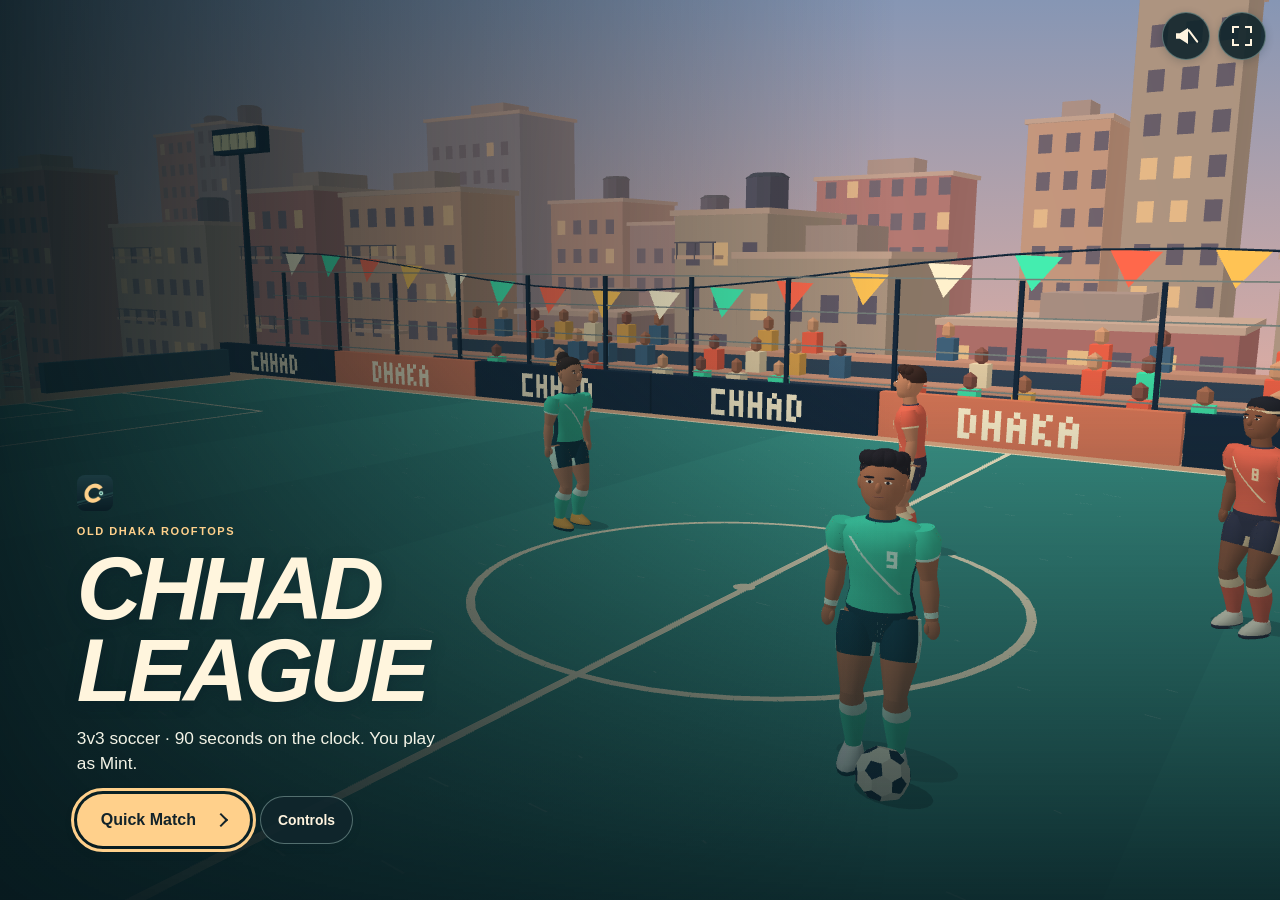
<file: preview/index.html>
<!doctype html>
<html lang="en-US">
  <head>
    <meta charset="utf-8" />
    <meta name="viewport" content="width=device-width,initial-scale=1,viewport-fit=cover" />
    <meta name="theme-color" content="#101c23" />
    <meta name="application-name" content="Chhad League" />
    <meta name="application-version" content="1.2.3" />
    <meta name="mobile-web-app-capable" content="yes" />
    <meta name="apple-mobile-web-app-capable" content="yes" />
    <meta name="apple-mobile-web-app-status-bar-style" content="black-translucent" />
    <link rel="manifest" href="./game.webmanifest" />
    <link rel="icon" type="image/png" href="./assets/icons/icon-192.png" />
    <link rel="apple-touch-icon" href="./assets/icons/icon-192.png" />
    <meta
      name="description"
      content="Play fast 3v3 rooftop soccer in Old Dhaka. Dribble, pass and curl shots with touch or keyboard controls."
    />
    <title>Chhad League · Rooftop Soccer</title>
    <link rel="stylesheet" href="styles/arena.css" />
  </head>
  <body data-screen="menu">
    <main>
      <section class="arena" aria-label="Soccer match">
        <div class="tools" role="group" aria-label="Game settings">
          <button
            type="button"
            class="tool"
            id="sound"
            aria-pressed="false"
            aria-label="Sound"
            title="Sound off"
          >
            <span aria-hidden="true" class="tool-glyph"></span>
          </button>
          <button
            type="button"
            class="tool"
            id="fullscreen"
            aria-label="Enter full screen"
            title="Enter full screen"
            hidden
          >
            <span aria-hidden="true" class="tool-glyph"></span>
          </button>
          <button type="button" class="tool" id="pause" aria-label="Pause" title="Pause" hidden>
            <span aria-hidden="true" class="tool-glyph"></span>
          </button>
        </div>
        <p class="view-status" id="view-status" role="status" hidden></p>
        <canvas
          id="pitch"
          tabindex="0"
          width="1100"
          height="595"
          aria-label="Rooftop soccer field. Mint attacks the goal on the right."
        ></canvas>
        <img id="menu-backdrop" alt="" hidden />
        <div class="match-hud" id="match-hud" hidden>
          <div class="score" role="group" aria-label="Match score and time">
            <div class="score-line">
              <span class="team home">Mint</span><strong id="goals">0–0</strong
              ><span class="team away">Coral</span>
            </div>
            <div class="clock-box" id="clock-box">
              <span class="clock-label" id="clock-label">Time left</span
              ><span class="clock" id="clock" role="timer" aria-labelledby="clock-label">1:30</span>
            </div>
          </div>
          <div class="notice" id="notice"></div>
          <div id="power" hidden>
            <div class="meter-head">
              <span class="meter-title" id="power-label">Shot power</span
              ><strong id="power-value">50%</strong>
            </div>
            <span
              class="track"
              id="power-track"
              role="meter"
              aria-labelledby="power-label"
              aria-valuemin="0"
              aria-valuemax="100"
              aria-valuenow="50"
              ><i id="fill"></i
            ></span>
            <span id="curl">Straight</span>
          </div>
        </div>
        <div class="mobile" id="touch-controls" role="group" aria-label="Touch controls" hidden>
          <div class="stick" id="stick" role="group" aria-label="Move">
            <button type="button" class="direction" data-dir="up" aria-label="Move up"></button>
            <button type="button" class="direction" data-dir="left" aria-label="Move left"></button>
            <button type="button" class="direction" data-dir="right" aria-label="Move right"></button>
            <button type="button" class="direction" data-dir="down" aria-label="Move down"></button>
            <span class="nub" id="nub" aria-hidden="true"></span>
          </div>
          <div class="actions">
            <button type="button" class="action" id="stepover" aria-label="Stepover">
              <span>Step<wbr />over</span>
            </button>
            <button type="button" class="action" id="feint" aria-label="Body feint">Feint</button>
            <button type="button" class="action" id="pass">Pass</button>
            <button type="button" class="action" id="dash">Dash</button>
            <button type="button" class="action shoot" id="shoot">Shoot</button>
          </div>
        </div>
        <div class="replay-bar" id="replay-bar" hidden>
          <div class="replay-caption">
            <b>Replay · ½×</b><span id="replay-event"></span
            ><span class="replay-track" aria-hidden="true"><i id="replay-fill"></i></span>
          </div>
          <button type="button" class="replay-skip" id="skip-replay" title="Skip replay (Enter)">
            Skip replay
          </button>
        </div>
        <div class="overlay" id="overlay" role="group" aria-labelledby="heading">
          <div class="card">
            <img id="brand-mark" alt="" width="36" height="36" hidden />
            <p class="stage" id="card-stage">Old Dhaka rooftops</p>
            <h1 class="call" id="heading">Chhad League</h1>
            <p class="detail" id="detail">
              Play as Mint. Attack the goal on the right and outscore Coral in 90 seconds.
            </p>
            <table class="result-table" id="match-summary" aria-label="Full-time team statistics" hidden>
              <thead>
                <tr>
                  <th scope="col">Match stats</th>
                  <th scope="col" class="home">Mint</th>
                  <th scope="col" class="away">Coral</th>
                </tr>
              </thead>
              <tbody>
                <tr>
                  <th scope="row">Shots</th>
                  <td id="mint-shots">0</td>
                  <td id="coral-shots">0</td>
                </tr>
                <tr>
                  <th scope="row">Keeper saves</th>
                  <td id="mint-saves">0</td>
                  <td id="coral-saves">0</td>
                </tr>
              </tbody>
            </table>
            <div class="card-actions">
              <button type="button" class="start" id="start">Quick Match</button>
              <button
                type="button"
                class="help-toggle"
                id="help-toggle"
                aria-expanded="false"
                aria-controls="control-guide"
              >
                Controls
              </button>
            </div>
            <div class="control-guide" id="control-guide" hidden>
              <p class="touch-guide" id="touch-guide"></p>
              <div class="keys">
                <p>
                  <kbd>WASD</kbd> or arrows to move. Tap <kbd>Space</kbd> to shoot or tackle. Hold for
                  power, aim with up or down, and curl with <kbd>Z</kbd> / <kbd>C</kbd>.
                </p>
                <p>
                  <kbd>F</kbd>, <kbd>X</kbd> or <kbd>Enter</kbd> to pass or switch. <kbd>Shift</kbd> to
                  dash. <kbd>Q</kbd> for a stepover, <kbd>E</kbd> for a body feint. <kbd>Esc</kbd> to
                  pause.
                </p>
                <p>With a mouse, hold and drag up or down on the field to curl a shot.</p>
              </div>
            </div>
          </div>
        </div>
      </section>
      <div id="live" role="status" aria-atomic="true" class="live"></div>
    </main>
    <script src="config.js"></script>
    <script src="scripts/branding.js"></script>
    <script src="scripts/stadium.js"></script>
    <script src="scripts/match.js"></script>
  </body>
</html>
</file>
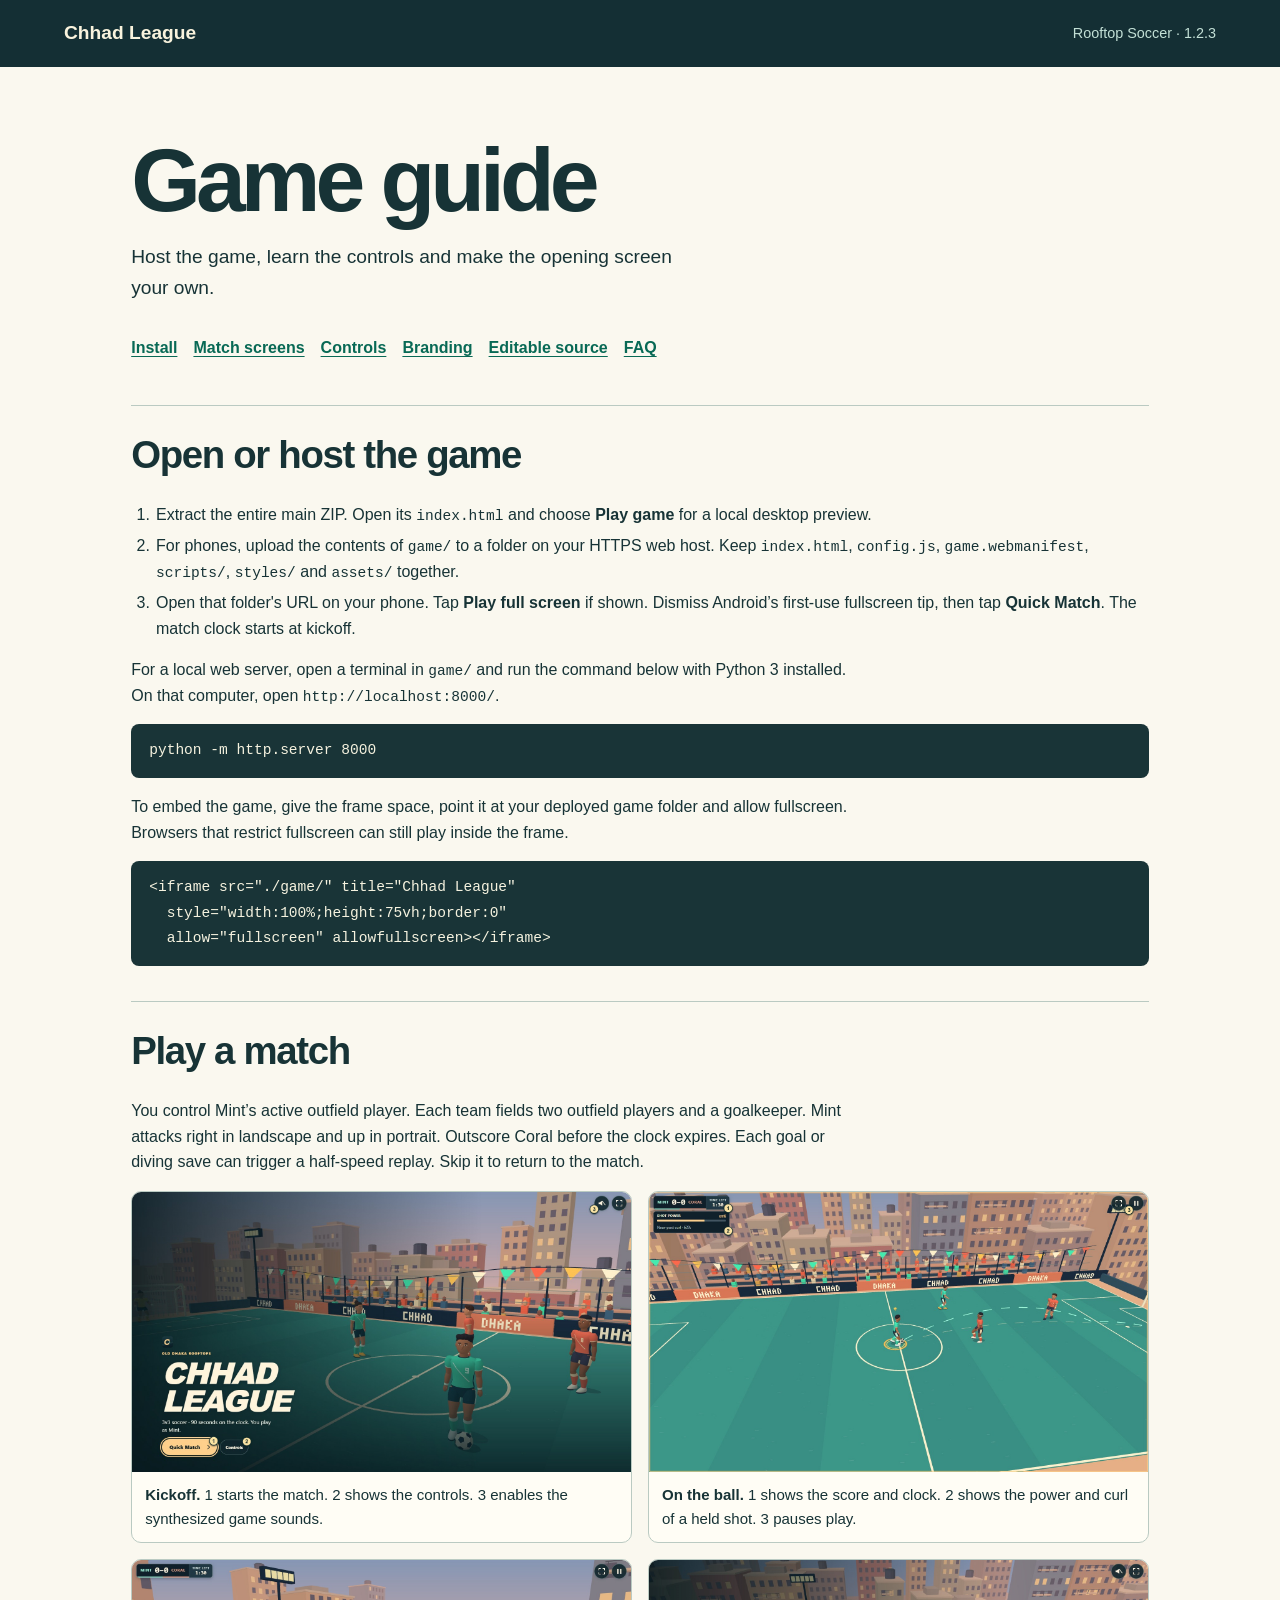
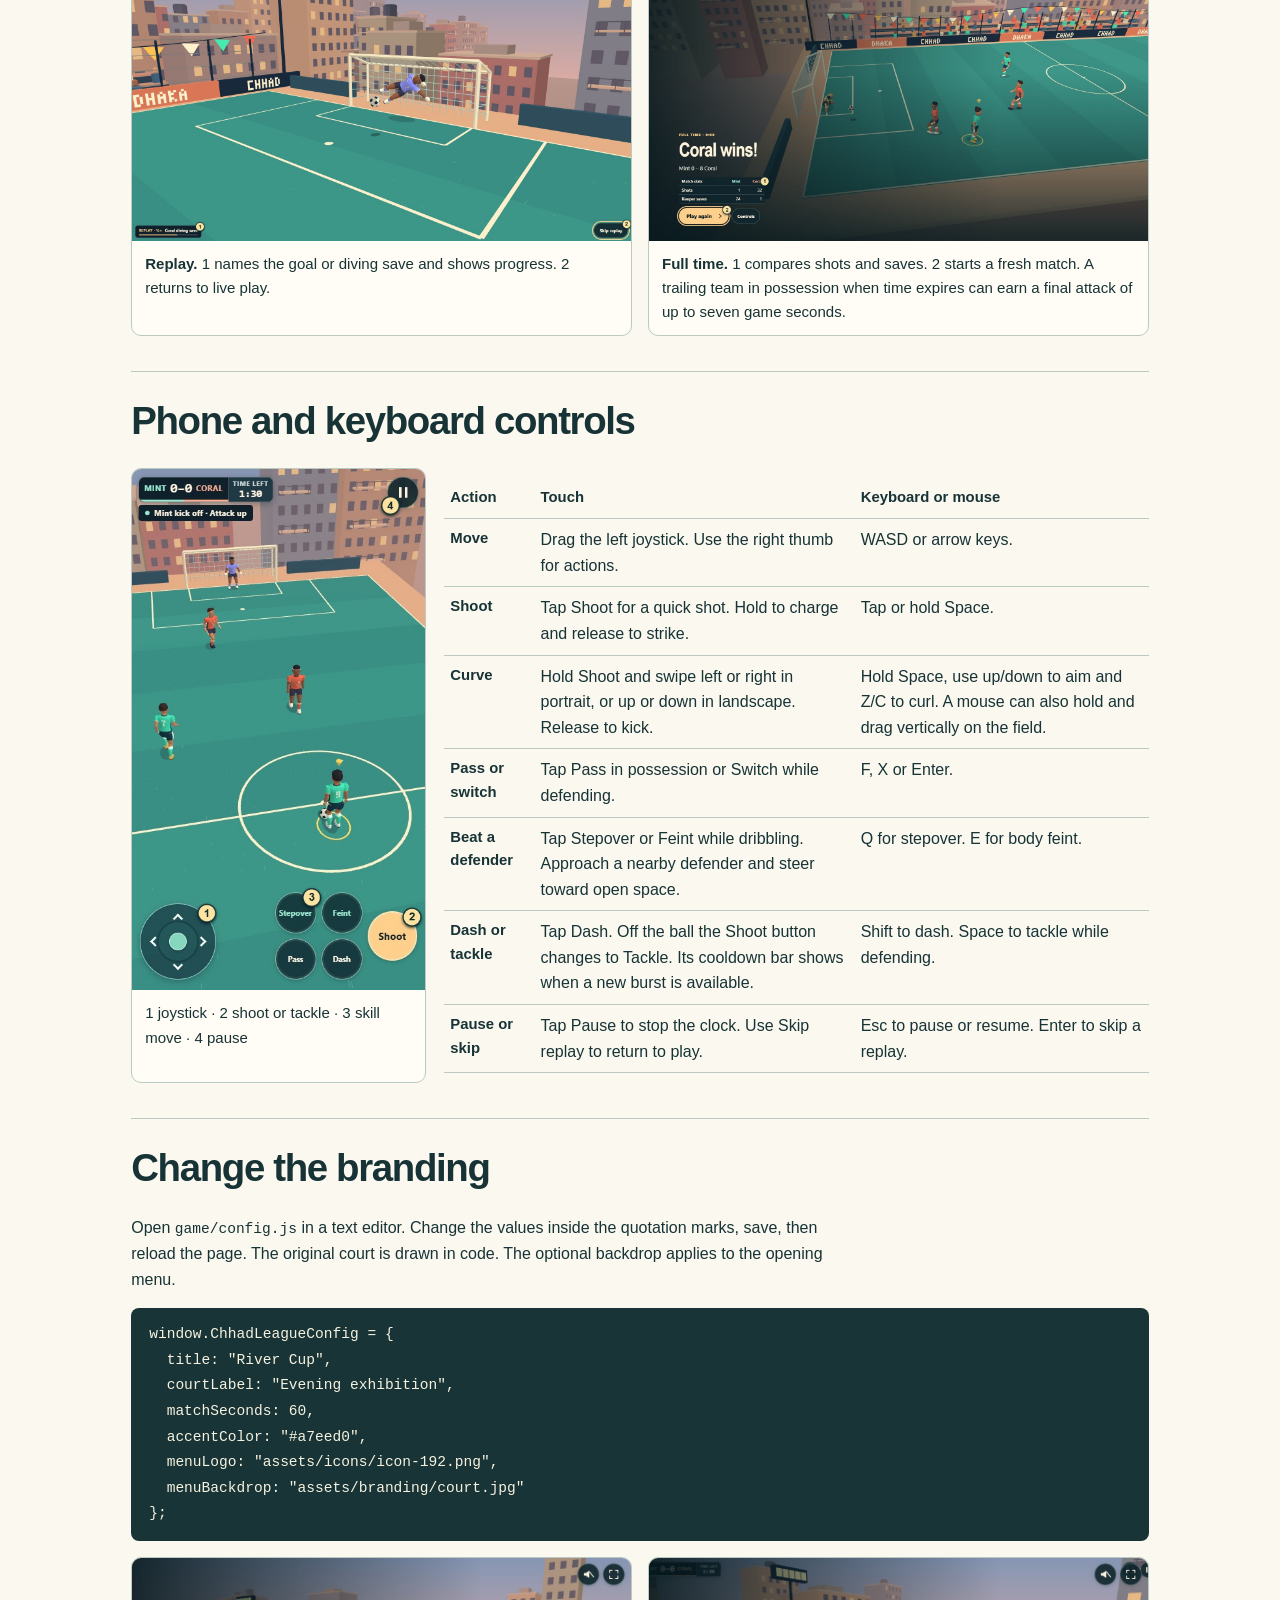
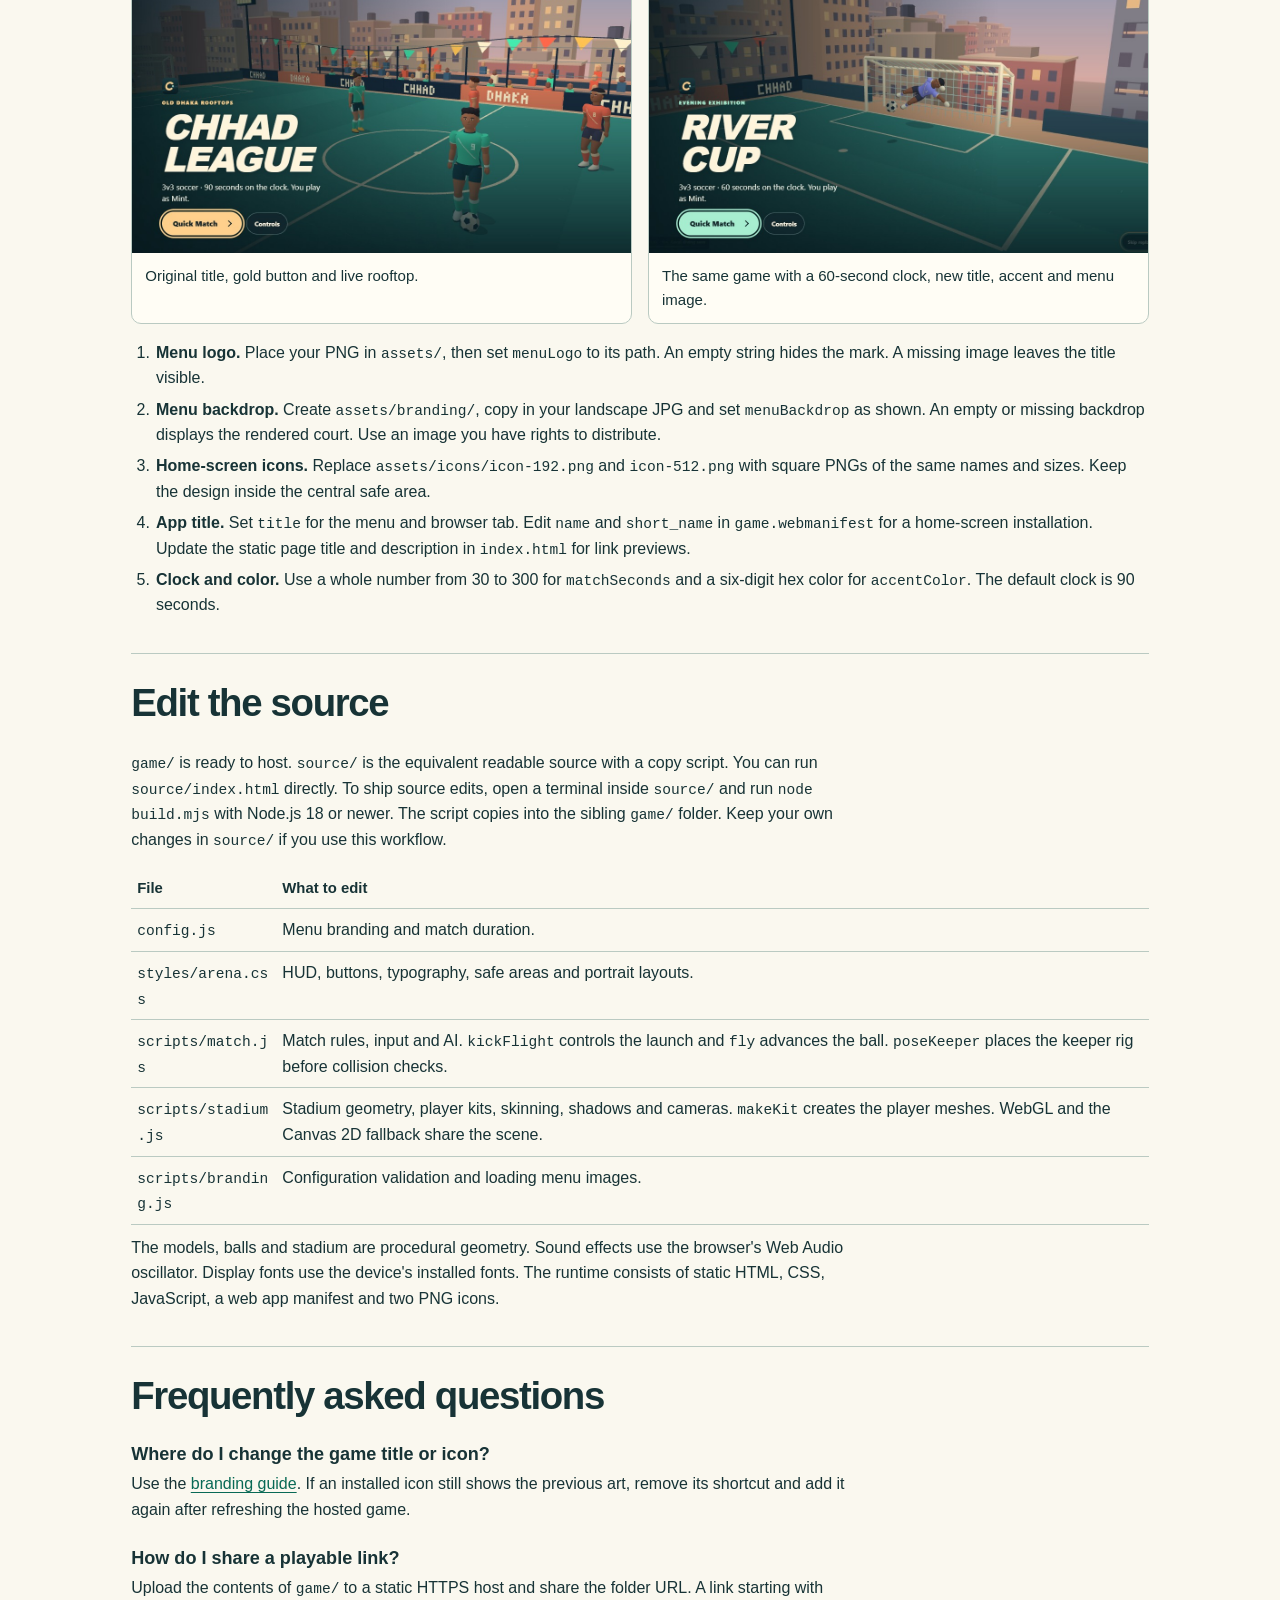
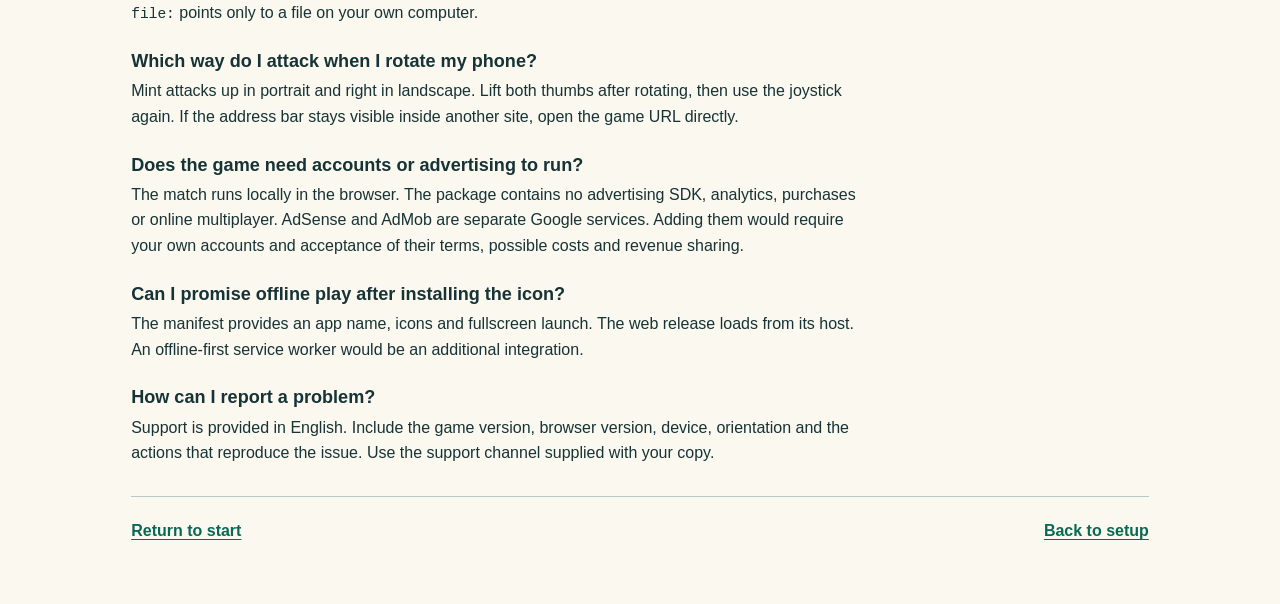
<file: preview/documentation/index.html>
<!doctype html>
<html lang="en-US"><head><meta charset="utf-8"><meta name="viewport" content="width=device-width,initial-scale=1"><meta name="theme-color" content="#122b31"><title>Chhad League · Game guide</title><link rel="stylesheet" href="guide.css"></head>
<body><header><a href="../index.html">Chhad League</a><span>Rooftop Soccer · 1.2.3</span></header><main>
<h1>Game guide</h1><p class="intro">Host the game, learn the controls and make the opening screen your own.</p>
<nav aria-label="Guide sections"><a href="#install">Install</a><a href="#screens">Match screens</a><a href="#controls">Controls</a><a href="#brand">Branding</a><a href="#source">Editable source</a><a href="#faq">FAQ</a></nav>
<section id="install"><h2>Open or host the game</h2>
<ol><li>Extract the entire main ZIP. Open its <code>index.html</code> and choose <b>Play game</b> for a local desktop preview.</li>
<li>For phones, upload the contents of <code>game/</code> to a folder on your HTTPS web host. Keep <code>index.html</code>, <code>config.js</code>, <code>game.webmanifest</code>, <code>scripts/</code>, <code>styles/</code> and <code>assets/</code> together.</li>
<li>Open that folder's URL on your phone. Tap <b>Play full screen</b> if shown. Dismiss Android’s first-use fullscreen tip, then tap <b>Quick Match</b>. The match clock starts at kickoff.</li></ol>
<p>For a local web server, open a terminal in <code>game/</code> and run the command below with Python 3 installed. On that computer, open <code>http://localhost:8000/</code>.</p>
<pre><code>python -m http.server 8000</code></pre>
<p>To embed the game, give the frame space, point it at your deployed game folder and allow fullscreen. Browsers that restrict fullscreen can still play inside the frame.</p>
<pre><code>&lt;iframe src="./game/" title="Chhad League"
  style="width:100%;height:75vh;border:0"
  allow="fullscreen" allowfullscreen&gt;&lt;/iframe&gt;</code></pre>
</section>
<section id="screens"><h2>Play a match</h2><p>You control Mint’s active outfield player. Each team fields two outfield players and a goalkeeper. Mint attacks right in landscape and up in portrait. Outscore Coral before the clock expires. Each goal or diving save can trigger a half-speed replay. Skip it to return to the match.</p>
<!-- ui-guide:start -->
<div class="pairs">
<figure><img src="images/ui-menu.jpg" width="1600" height="900" alt="Opening screen with the start, controls and sound buttons marked"><figcaption><b>Kickoff.</b> 1 starts the match. 2 shows the controls. 3 enables the synthesized game sounds.</figcaption></figure>
<figure><img src="images/ui-gameplay.jpg" width="1600" height="900" alt="A charged curve shot with the score, shot meter and pause marked"><figcaption><b>On the ball.</b> 1 shows the score and clock. 2 shows the power and curl of a held shot. 3 pauses play.</figcaption></figure>
<figure><img src="images/ui-replay.jpg" width="1600" height="900" alt="A goalkeeper diving from the replay camera with the replay controls marked"><figcaption><b>Replay.</b> 1 names the goal or diving save and shows progress. 2 returns to live play.</figcaption></figure>
<figure><img src="images/ui-results.jpg" width="1600" height="900" alt="The full-time screen with match statistics and rematch marked"><figcaption><b>Full time.</b> 1 compares shots and saves. 2 starts a fresh match. A trailing team in possession when time expires can earn a final attack of up to seven game seconds.</figcaption></figure>
</div><!-- ui-guide:end -->
</section>
<section id="controls"><h2>Phone and keyboard controls</h2><div class="touch"><figure><img src="images/ui-touch.jpg" width="450" height="800" alt="Portrait phone showing joystick, shoot, skill and pause callouts"><figcaption>1 joystick · 2 shoot or tackle · 3 skill move · 4 pause</figcaption></figure>
<div><!-- icon-guide:start --><table><thead><tr><th>Action</th><th>Touch</th><th>Keyboard or mouse</th></tr></thead><tbody>
<tr><th>Move</th><td>Drag the left joystick. Use the right thumb for actions.</td><td>WASD or arrow keys.</td></tr>
<tr><th>Shoot</th><td>Tap Shoot for a quick shot. Hold to charge and release to strike.</td><td>Tap or hold Space.</td></tr>
<tr><th>Curve</th><td>Hold Shoot and swipe left or right in portrait, or up or down in landscape. Release to kick.</td><td>Hold Space, use up/down to aim and Z/C to curl. A mouse can also hold and drag vertically on the field.</td></tr>
<tr><th>Pass or switch</th><td>Tap Pass in possession or Switch while defending.</td><td>F, X or Enter.</td></tr>
<tr><th>Beat a defender</th><td>Tap Stepover or Feint while dribbling. Approach a nearby defender and steer toward open space.</td><td>Q for stepover. E for body feint.</td></tr>
<tr><th>Dash or tackle</th><td>Tap Dash. Off the ball the Shoot button changes to Tackle. Its cooldown bar shows when a new burst is available.</td><td>Shift to dash. Space to tackle while defending.</td></tr>
<tr><th>Pause or skip</th><td>Tap Pause to stop the clock. Use Skip replay to return to play.</td><td>Esc to pause or resume. Enter to skip a replay.</td></tr></tbody></table><!-- icon-guide:end -->
</div></div></section>
<section id="brand"><h2>Change the branding</h2>
<p>Open <code>game/config.js</code> in a text editor. Change the values inside the quotation marks, save, then reload the page. The original court is drawn in code. The optional backdrop applies to the opening menu.</p>
<pre><code>window.ChhadLeagueConfig = {
  title: "River Cup",
  courtLabel: "Evening exhibition",
  matchSeconds: 60,
  accentColor: "#a7eed0",
  menuLogo: "assets/icons/icon-192.png",
  menuBackdrop: "assets/branding/court.jpg"
};</code></pre>
<!-- swap-guide:start --><div class="pairs">
<figure><img loading="lazy" src="images/brand-before.jpg" width="1100" height="650" alt="Default Chhad League branding"><figcaption>Original title, gold button and live rooftop.</figcaption></figure>
<figure><img loading="lazy" src="images/brand-after.jpg" width="1100" height="650" alt="River Cup menu with new text, a mint button and a custom backdrop"><figcaption>The same game with a 60-second clock, new title, accent and menu image.</figcaption></figure>
</div>
<ol><li><b>Menu logo.</b> Place your PNG in <code>assets/</code>, then set <code>menuLogo</code> to its path. An empty string hides the mark. A missing image leaves the title visible.</li>
<li><b>Menu backdrop.</b> Create <code>assets/branding/</code>, copy in your landscape JPG and set <code>menuBackdrop</code> as shown. An empty or missing backdrop displays the rendered court. Use an image you have rights to distribute.</li>
<li><b>Home-screen icons.</b> Replace <code>assets/icons/icon-192.png</code> and <code>icon-512.png</code> with square PNGs of the same names and sizes. Keep the design inside the central safe area.</li>
<li><b>App title.</b> Set <code>title</code> for the menu and browser tab. Edit <code>name</code> and <code>short_name</code> in <code>game.webmanifest</code> for a home-screen installation. Update the static page title and description in <code>index.html</code> for link previews.</li>
<li><b>Clock and color.</b> Use a whole number from 30 to 300 for <code>matchSeconds</code> and a six-digit hex color for <code>accentColor</code>. The default clock is 90 seconds.</li></ol><!-- swap-guide:end -->
</section>
<section id="source"><h2>Edit the source</h2>
<p><code>game/</code> is ready to host. <code>source/</code> is the equivalent readable source with a copy script. You can run <code>source/index.html</code> directly. To ship source edits, open a terminal inside <code>source/</code> and run <code>node build.mjs</code> with Node.js 18 or newer. The script copies into the sibling <code>game/</code> folder. Keep your own changes in <code>source/</code> if you use this workflow.</p>
<table><thead><tr><th>File</th><th>What to edit</th></tr></thead><tbody>
<tr><td><code>config.js</code></td><td>Menu branding and match duration.</td></tr>
<tr><td><code>styles/arena.css</code></td><td>HUD, buttons, typography, safe areas and portrait layouts.</td></tr>
<tr><td><code>scripts/match.js</code></td><td>Match rules, input and AI. <code>kickFlight</code> controls the launch and <code>fly</code> advances the ball. <code>poseKeeper</code> places the keeper rig before collision checks.</td></tr>
<tr><td><code>scripts/stadium.js</code></td><td>Stadium geometry, player kits, skinning, shadows and cameras. <code>makeKit</code> creates the player meshes. WebGL and the Canvas 2D fallback share the scene.</td></tr>
<tr><td><code>scripts/branding.js</code></td><td>Configuration validation and loading menu images.</td></tr></tbody></table>
<p>The models, balls and stadium are procedural geometry. Sound effects use the browser's Web Audio oscillator. Display fonts use the device's installed fonts. The runtime consists of static HTML, CSS, JavaScript, a web app manifest and two PNG icons.</p>
</section>
<section id="faq"><h2>Frequently asked questions</h2>
<h3>Where do I change the game title or icon?</h3><p>Use the <a href="#brand">branding guide</a>. If an installed icon still shows the previous art, remove its shortcut and add it again after refreshing the hosted game.</p>
<h3>How do I share a playable link?</h3><p>Upload the contents of <code>game/</code> to a static HTTPS host and share the folder URL. A link starting with <code>file:</code> points only to a file on your own computer.</p>
<h3>Which way do I attack when I rotate my phone?</h3><p>Mint attacks up in portrait and right in landscape. Lift both thumbs after rotating, then use the joystick again. If the address bar stays visible inside another site, open the game URL directly.</p>
<h3>Does the game need accounts or advertising to run?</h3><p>The match runs locally in the browser. The package contains no advertising SDK, analytics, purchases or online multiplayer. AdSense and AdMob are separate Google services. Adding them would require your own accounts and acceptance of their terms, possible costs and revenue sharing.</p>
<h3>Can I promise offline play after installing the icon?</h3><p>The manifest provides an app name, icons and fullscreen launch. The web release loads from its host. An offline-first service worker would be an additional integration.</p>
<h3>How can I report a problem?</h3><p>Support is provided in English. Include the game version, browser version, device, orientation and the actions that reproduce the issue. Use the support channel supplied with your copy.</p>
</section><footer><a href="../index.html">Return to start</a><a href="#install">Back to setup</a></footer></main></body></html>
</file>
<file: preview/styles/arena.css>
:root {
  color-scheme: dark;
  --page: #101c23;
  --panel: #142832;
  --panel-deep: #10212b;
  --line: #49626b;
  --text: #fff4df;
  --muted: #bfd0cf;
  --mint: #9ae9d0;
  --coral: #ffae94;
  --gold: #ffd08b;
  --ink: #12232a;
  --body: "Barlow", "Segoe UI", Arial, sans-serif;
  --display: "Barlow Condensed", "Arial Narrow", "Segoe UI", Arial, sans-serif;
  --numbers: ui-monospace, Consolas, "Courier New", monospace;
}
* {
  box-sizing: border-box;
}
[hidden] {
  display: none !important;
}
html,
body {
  width: 100%;
  height: 100%;
  margin: 0;
  overflow: hidden;
  overscroll-behavior: none;
  background: var(--page);
}
body {
  color: var(--text);
  font: 1rem/1.45 var(--body);
}
main {
  position: relative;
  width: 100%;
  height: 100%;
  height: 100dvh;
  isolation: isolate;
}
:root:fullscreen main,
:root:-webkit-full-screen main {
  height: 100%;
}
button {
  border: 0;
  color: inherit;
  font: inherit;
  cursor: pointer;
  touch-action: manipulation;
  -webkit-tap-highlight-color: transparent;
}
button:disabled {
  cursor: default;
}
button:focus-visible,
canvas:focus-visible {
  outline: 3px solid var(--gold);
  outline-offset: 3px;
}
canvas:focus-visible {
  outline-offset: -4px;
}
.arena {
  position: absolute;
  inset: 0;
  overflow: hidden;
  background: linear-gradient(#8696b4, #dfada2 45%, #ffd4aa 70%, #b58c78);
}
.arena canvas {
  display: block;
  width: 100%;
  height: 100%;
  touch-action: none;
  user-select: none;
  -webkit-user-select: none;
  -webkit-touch-callout: none;
}
.tools {
  position: absolute;
  z-index: 4;
  top: max(12px, calc(env(safe-area-inset-top) + 6px));
  right: max(14px, calc(env(safe-area-inset-right) + 8px));
  display: flex;
  gap: 8px;
}
.tool,
.replay-skip,
.help-toggle {
  display: inline-grid;
  place-items: center;
  min-width: 48px;
  min-height: 48px;
  background: #11262de8;
  border: 1px solid #b9dfd566;
  box-shadow: 0 2px 8px #0b202833;
  color: var(--text);
  font-size: 0.87rem;
  font-weight: 700;
}
.tool {
  position: relative;
  width: 48px;
  height: 48px;
  padding: 0;
  border-radius: 50%;
}
.tool:active,
.help-toggle:active,
.replay-skip:active,
.start:active {
  filter: brightness(0.84);
}
.view-status {
  position: absolute;
  z-index: 5;
  right: max(14px, env(safe-area-inset-right));
  top: max(70px, calc(env(safe-area-inset-top) + 64px));
  max-width: min(28ch, 85%);
  margin: 0;
  padding: 8px 12px;
  border-radius: 9px;
  background: var(--panel-deep);
  font-size: 0.84rem;
  pointer-events: none;
}
.tool-glyph {
  display: block;
  position: relative;
  width: 20px;
  height: 20px;
  pointer-events: none;
}
#pause .tool-glyph {
  width: 13px;
  height: 16px;
  border-left: 4px solid;
  border-right: 4px solid;
}
#fullscreen .tool-glyph {
  --corners: linear-gradient(currentColor, currentColor);
  background:
    var(--corners) left top/7px 2px,
    var(--corners) left top/2px 7px,
    var(--corners) right top/7px 2px,
    var(--corners) right top/2px 7px,
    var(--corners) left bottom/7px 2px,
    var(--corners) left bottom/2px 7px,
    var(--corners) right bottom/7px 2px,
    var(--corners) right bottom/2px 7px;
  background-repeat: no-repeat;
}
#fullscreen[aria-label="Exit full screen"] .tool-glyph {
  background-position:
    5px 5px,
    5px 5px,
    calc(100% - 5px) 5px,
    calc(100% - 5px) 5px,
    5px calc(100% - 5px),
    5px calc(100% - 5px),
    calc(100% - 5px) calc(100% - 5px),
    calc(100% - 5px) calc(100% - 5px);
}
#sound .tool-glyph::before {
  content: "";
  position: absolute;
  inset: 2px 8px 2px 0;
  background: currentColor;
  clip-path: polygon(0 33%, 33% 33%, 100% 0, 100% 100%, 33% 67%, 0 67%);
}
#sound .tool-glyph::after {
  content: "";
  position: absolute;
  right: 0;
  top: 4px;
  width: 4px;
  height: 10px;
  border-right: 2px solid;
  border-radius: 50%;
}
#sound[aria-pressed="false"] .tool-glyph::after {
  top: 2px;
  right: 2px;
  width: 2px;
  height: 16px;
  border: 0;
  border-radius: 2px;
  background: currentColor;
  transform: rotate(-37deg);
}
body:is([data-screen="play"], [data-screen="goal"], [data-screen="replay"]) #sound {
  display: none;
}
body:is([data-screen="play"], [data-screen="goal"], [data-screen="replay"])
  #fullscreen[aria-label="Exit full screen"] {
  display: none;
}
@media (hover: hover) {
  .tool:hover,
  .replay-skip:hover,
  .help-toggle:hover,
  .action:hover:enabled {
    filter: brightness(1.15);
  }
  .start:hover {
    background: #ffe1ad;
  }
}
.match-hud {
  position: absolute;
  z-index: 1;
  top: max(12px, calc(env(safe-area-inset-top) + 6px));
  left: max(14px, calc(env(safe-area-inset-left) + 8px));
  display: grid;
  grid-template-areas: "score" "status";
  gap: 5px;
  pointer-events: none;
}
.score {
  grid-area: score;
  display: flex;
  align-items: stretch;
  overflow: hidden;
  width: max-content;
  background: var(--panel-deep);
  border: 1px solid #60737a;
  border-radius: 9px;
  box-shadow: 0 3px 10px #0b20284d;
}
.score-line {
  display: flex;
  align-items: center;
  gap: 10px;
  padding: 7px 12px;
  border-bottom: 3px solid transparent;
  border-image: linear-gradient(90deg, var(--mint) 50%, var(--coral) 50%) 1;
}
.team,
.clock-label,
.stage,
.replay-caption b,
.meter-title {
  font: 750 0.69rem/1.1 var(--body);
  text-transform: uppercase;
  letter-spacing: 0.07em;
}
.team {
  font-size: 0.78rem;
}
.home {
  color: var(--mint);
}
.away {
  color: var(--coral);
}
#goals {
  font: 750 clamp(1.25rem, 2vw, 1.6rem)/1 var(--numbers);
  letter-spacing: 0.01em;
  white-space: nowrap;
}
.clock-box {
  display: grid;
  align-content: center;
  justify-items: center;
  gap: 2px;
  padding: 5px 9px;
  min-width: 73px;
  background: #213944;
  border-left: 1px solid #45606a;
}
.clock-label {
  color: #cedcd9;
  font-size: 0.63rem;
  white-space: nowrap;
}
.clock {
  font: 700 1rem/1 var(--numbers);
  font-variant-numeric: tabular-nums;
}
.clock-box.urgent {
  background: #513a24;
}
.urgent .clock-label,
.urgent .clock {
  color: #ffda98;
}
.notice {
  grid-area: status;
  display: flex;
  align-items: center;
  gap: 7px;
  width: fit-content;
  max-width: 100%;
  min-height: 25px;
  padding: 4px 10px;
  border-radius: 5px;
  background: var(--panel-deep);
  color: var(--text);
  font-size: 0.78rem;
  font-weight: 650;
  line-height: 1.18;
}
.notice::before {
  content: "";
  width: 7px;
  height: 7px;
  flex: none;
  border-radius: 50%;
  background: var(--gold);
}
.notice[data-team="mint"]::before {
  background: var(--mint);
}
.notice[data-team="coral"]::before {
  background: var(--coral);
}
#power {
  grid-area: status;
  justify-self: start;
  width: 100%;
  padding: 8px 11px;
  background: var(--panel-deep);
  border: 1px solid var(--line);
  border-radius: 8px;
}
.match-hud.is-charging .notice {
  display: none;
}
.meter-head {
  display: flex;
  align-items: center;
  justify-content: space-between;
  gap: 8px;
}
.meter-title {
  color: var(--text);
  font-size: 0.66rem;
}
#power-value {
  font: 700 0.83rem/1 var(--numbers);
  color: var(--gold);
}
.track,
.replay-track {
  display: block;
  overflow: hidden;
  border-radius: 2px;
  background: #425761;
}
.track {
  height: 6px;
  margin: 5px 0;
}
.track i,
.replay-track i {
  display: block;
  width: 100%;
  height: 100%;
  background: var(--gold);
  transform: scaleX(0);
  transform-origin: left;
}
#curl {
  color: var(--muted);
  font-size: 0.75rem;
  line-height: 1.15;
}
.overlay {
  position: absolute;
  z-index: 3;
  inset: 0;
  display: flex;
  align-items: safe flex-end;
  overflow: auto;
  overscroll-behavior: contain;
  padding: max(76px, calc(env(safe-area-inset-top) + 64px))
    max(22px, calc(env(safe-area-inset-right) + 14px))
    max(clamp(22px, 6vh, 70px), calc(env(safe-area-inset-bottom) + 16px))
    max(clamp(22px, 6vw, 98px), calc(env(safe-area-inset-left) + 16px));
  background:
    linear-gradient(90deg, #07181de3, transparent 70%), linear-gradient(0deg, #081d22df, transparent 60%);
}
.card {
  width: min(100%, 475px);
  text-align: left;
}
.stage {
  margin: 0 0 10px;
  color: var(--gold);
  font-weight: 800;
  letter-spacing: 0.14em;
}
.call {
  margin: 0;
  color: #fff5dd;
  font: italic 900 clamp(2.6rem, 7vw, 6rem)/0.92 var(--display);
  letter-spacing: -0.045em;
  text-wrap: balance;
}
body[data-screen="menu"] .call {
  text-transform: uppercase;
  max-width: 7ch;
  text-shadow: 0 3px 14px #071b265e;
}
.detail {
  margin: 14px 0 18px;
  max-width: 38ch;
  color: #f3f3e6;
  font-size: clamp(0.94rem, 1.6vw, 1.08rem);
}
.card-actions {
  display: flex;
  flex-wrap: wrap;
  align-items: center;
  gap: 10px;
}
.start,
.help-toggle,
.replay-skip {
  border-radius: 28px;
}
.start {
  display: inline-flex;
  align-items: center;
  justify-content: center;
  gap: 20px;
  min-height: 52px;
  padding: 9px 24px;
  background: var(--gold);
  color: var(--ink);
  font-weight: 850;
  box-shadow: 0 3px 12px #06192055;
}
.start::after {
  content: "";
  width: 8px;
  height: 8px;
  border-top: 2px solid;
  border-right: 2px solid;
  transform: rotate(45deg);
}
.help-toggle,
.replay-skip {
  padding: 0 17px;
}
.control-guide {
  margin-top: 12px;
  padding: 12px 15px;
  max-width: 46ch;
  border-left: 3px solid var(--mint);
  border-radius: 2px 12px 12px 2px;
  background: #0c242bf0;
  color: #e8f1ea;
  font-size: 0.89rem;
  line-height: 1.45;
}
.control-guide p {
  margin: 0;
}
.control-guide p + p {
  margin-top: 6px;
}
body[data-screen="end"] .call,
body[data-screen="pause"] .call {
  font: 800 clamp(2rem, 5vw, 3.8rem)/1.04 var(--display);
  letter-spacing: -0.025em;
}
.result-table {
  width: min(100%, 275px);
  margin: 0 0 14px;
  border-spacing: 0;
  border-collapse: collapse;
  font-size: 0.85rem;
  background: #10242deb;
}
.result-table th,
.result-table td {
  padding: 4px 9px;
  border-bottom: 1px solid #465a61;
  font-variant-numeric: tabular-nums;
}
.result-table th {
  text-align: left;
}
.result-table thead th:not(:first-child),
.result-table td {
  text-align: right;
}
.result-table thead th {
  font-size: 0.76rem;
}
.result-table tbody th {
  font-weight: 500;
}
.replay-bar {
  position: absolute;
  z-index: 2;
  left: max(10px, env(safe-area-inset-left));
  right: max(10px, env(safe-area-inset-right));
  bottom: max(10px, env(safe-area-inset-bottom));
  display: flex;
  align-items: flex-end;
  justify-content: space-between;
  gap: 8px;
  pointer-events: none;
}
.replay-caption {
  display: grid;
  grid-template-columns: auto 1fr;
  gap: 5px 8px;
  align-items: center;
  max-width: 75%;
  padding: 7px 11px;
  border: 1px solid var(--line);
  border-radius: 8px;
  background: var(--panel-deep);
}
.replay-caption b {
  color: var(--gold);
  white-space: nowrap;
}
.replay-caption span {
  font-size: 0.82rem;
  font-weight: 650;
  line-height: 1.2;
}
.replay-track {
  grid-column: 1/-1;
  height: 3px;
}
.replay-skip {
  pointer-events: auto;
  flex: none;
}
.mobile {
  position: absolute;
  z-index: 2;
  left: max(8px, env(safe-area-inset-left));
  right: max(8px, env(safe-area-inset-right));
  bottom: max(10px, env(safe-area-inset-bottom));
  display: none;
  align-items: flex-end;
  justify-content: space-between;
  gap: 4px;
  pointer-events: none;
  user-select: none;
  -webkit-user-select: none;
}
.stick {
  --pad-size: clamp(100px, 26vw, 135px);
  display: grid;
  place-items: center;
  position: relative;
  flex: none;
  width: var(--pad-size);
  height: var(--pad-size);
  touch-action: none;
  border: 1px solid #c3f6e6b8;
  border-radius: 50%;
  background: radial-gradient(circle at center, #193c46b3 0 36%, #12313bd9 37% 39%, #173642b8 40%);
  box-shadow: 0 3px 10px #132b3659;
  pointer-events: auto;
}
.nub {
  position: relative;
  z-index: 1;
  width: 24%;
  height: 24%;
  border: 1px solid #cbf9e8;
  border-radius: 50%;
  background: #85d8be;
  box-shadow: 0 2px 5px #142c36a3;
  pointer-events: none;
}
.direction {
  position: absolute;
  display: grid;
  place-items: center;
  width: 44px;
  height: 44px;
  padding: 0;
  background: transparent;
  color: #f4fff7;
  touch-action: none;
  -webkit-tap-highlight-color: transparent;
}
.direction::after {
  content: "";
  width: 8px;
  height: 8px;
  border-top: 3px solid currentColor;
  border-right: 3px solid currentColor;
  transform: rotate(var(--turn));
}
.direction[data-dir="up"] {
  --turn: -45deg;
  left: 50%;
  top: 0;
  transform: translateX(-50%);
}
.direction[data-dir="down"] {
  --turn: 135deg;
  left: 50%;
  bottom: 0;
  transform: translateX(-50%);
}
.direction[data-dir="left"] {
  --turn: -135deg;
  left: 0;
  top: 50%;
  transform: translateY(-50%);
}
.direction[data-dir="right"] {
  --turn: 45deg;
  right: 0;
  top: 50%;
  transform: translateY(-50%);
}
.direction:active {
  color: var(--gold);
}
.actions {
  display: grid;
  grid-template-columns: var(--skill-size) var(--skill-size) var(--shot-size);
  grid-template-areas: "step feint shoot" "pass dash shoot";
  gap: 8px;
  align-items: center;
}
.action {
  position: relative;
  display: grid;
  place-items: center;
  width: 100%;
  aspect-ratio: 1;
  min-width: 0;
  min-height: 48px;
  padding: 0 1px;
  overflow: hidden;
  touch-action: none;
  background: #112b33d9;
  color: var(--text);
  border: 1px solid #b9dfd5ba;
  border-radius: 50%;
  box-shadow:
    inset 0 0 0 3px #c3e3da16,
    0 2px 6px #0b26324a;
  font-size: clamp(0.7rem, 2.6vw, 0.85rem);
  font-weight: 700;
  line-height: 1.1;
  pointer-events: auto;
}
#stepover {
  grid-area: step;
  font-size: 0.76rem;
}
#feint {
  grid-area: feint;
}
#pass {
  grid-area: pass;
}
#dash {
  grid-area: dash;
}
#stepover:enabled,
#feint:enabled {
  color: var(--mint);
  border-color: #8bc4b0;
}
#shoot {
  grid-area: shoot;
  aspect-ratio: 1;
  border-radius: 50%;
  background: var(--gold);
  color: var(--ink);
  border: 2px solid #ffe6b6;
  font-size: clamp(0.88rem, 3.4vw, 1.05rem);
}
#shoot.defending {
  background: var(--mint);
  border-color: #d8fff0;
}
.action:disabled,
#shoot:disabled {
  background: #22353cf0;
  border-color: #829693;
  color: #c4d0cd;
}
.action:enabled:active,
#shoot.is-held {
  box-shadow: inset 0 0 0 3px #ffffff78;
}
.mobile.recovering #dash::after,
.mobile.recovering #shoot.defending::after {
  content: "";
  position: absolute;
  left: 15%;
  right: 15%;
  bottom: 6px;
  height: 3px;
  border-radius: 2px;
  background: var(--mint);
  transform: scaleX(var(--dash-ready, 0));
  transform-origin: left;
}
.keys kbd {
  font: 700 0.8rem var(--numbers);
  color: var(--gold);
}
.touch-guide {
  display: none;
}
.live {
  position: absolute;
  width: 1px;
  height: 1px;
  overflow: hidden;
  clip-path: inset(50%);
}
@media (any-pointer: coarse), (max-width: 700px) {
  .mobile {
    display: flex;
    --skill-size: clamp(56px, 14vw, 64px);
    --shot-size: clamp(58px, 17vw, 82px);
    left: max(12px, calc(env(safe-area-inset-left) + 10px));
    right: max(12px, calc(env(safe-area-inset-right) + 10px));
    bottom: max(16px, calc(env(safe-area-inset-bottom) + 10px));
    -webkit-touch-callout: none;
  }
  .control-guide .keys {
    display: none;
  }
  .control-guide .touch-guide {
    display: block;
  }
}
@media (max-width: 520px) {
  .match-hud {
    left: max(10px, calc(env(safe-area-inset-left) + 5px));
    gap: 4px;
  }
  .score-line {
    gap: 6px;
    padding: 5px 8px;
  }
  .clock-box {
    min-width: 60px;
    padding: 4px 6px;
  }
  .team {
    font-size: 0.72rem;
  }
  #power {
    padding: 5px 9px;
  }
  .tools {
    right: max(10px, calc(env(safe-area-inset-right) + 5px));
    gap: 6px;
  }
  .replay-caption {
    gap: 4px;
    padding: 7px 9px;
  }
  .replay-caption span {
    font-size: 0.79rem;
  }
}
@media (orientation: portrait) {
  .overlay {
    padding-left: max(22px, calc(env(safe-area-inset-left) + 14px));
    padding-bottom: max(32px, calc(env(safe-area-inset-bottom) + 22px));
    background: linear-gradient(0deg, #081b22fa 0%, #10252cdd 23%, #10243050 50%, transparent 72%);
  }
  .call {
    font-size: clamp(2.8rem, 13vw, 5.4rem);
  }
}
@media (max-height: 540px) and (orientation: landscape) {
  .overlay {
    padding-top: max(12px, env(safe-area-inset-top));
    padding-bottom: max(14px, calc(env(safe-area-inset-bottom) + 7px));
    padding-right: max(122px, calc(env(safe-area-inset-right) + 116px));
  }
  .call {
    font-size: clamp(2.3rem, 7.8vh, 3.4rem);
  }
  .card {
    max-width: 390px;
  }
  .stage {
    margin-bottom: 5px;
  }
  .detail {
    margin: 8px 0 12px;
  }
  .control-guide {
    margin-top: 8px;
  }
  .result-table {
    margin-bottom: 8px;
  }
  .result-table th,
  .result-table td {
    padding: 2px 7px;
  }
  .stick {
    --pad-size: clamp(98px, 26vh, 124px);
  }
  .mobile {
    --skill-size: clamp(56px, 14vh, 64px);
    --shot-size: clamp(62px, 19vh, 78px);
  }
}
@media (max-width: 345px) {
  .mobile {
    left: max(8px, env(safe-area-inset-left));
    right: max(8px, env(safe-area-inset-right));
    --skill-size: 56px;
    --shot-size: 56px;
  }
  .stick {
    --pad-size: 96px;
  }
  .actions {
    gap: 6px;
  }
}
@media (prefers-reduced-motion: no-preference) {
  .tool,
  .action,
  .start,
  .replay-skip {
    transition:
      background-color 0.15s ease-out,
      border-color 0.15s ease-out;
  }
}

#menu-backdrop {
  position: absolute;
  inset: 0;
  width: 100%;
  height: 100%;
  object-fit: cover;
  pointer-events: none;
}
#brand-mark {
  object-fit: contain;
  border-radius: 8px;
  margin: 0 0 8px;
}
body:not([data-screen="menu"]) :is(#brand-mark, #menu-backdrop) {
  display: none;
}
@media (max-height: 540px) {
  #brand-mark {
    float: left;
    width: 24px;
    height: 24px;
    margin: 0 9px 0 0;
  }
  body[data-screen="menu"] .call {
    clear: both;
  }
}
</file>
<file: preview/documentation/guide.css>
:root{color-scheme:light;--ink:#173336;--accent:#086955;--line:#bacac2;--paper:#faf8ef}*{box-sizing:border-box}html{scroll-behavior:auto}body{margin:0;background:var(--paper);color:var(--ink);font:16px/1.6 "Segoe UI",Arial,sans-serif}header{background:#142f34;color:#f9f3dd;padding:18px max(5vw,16px);display:flex;justify-content:space-between;align-items:center;gap:12px}header a{color:inherit;font-size:1.2rem;font-weight:760;text-decoration:none}header span{color:#c3e0d6;font-size:.9rem}main{max-width:1120px;margin:auto;padding:clamp(18px,4vw,54px)}h1,h2,h3{line-height:1.15;text-wrap:balance}h1{font-size:clamp(3rem,7vw,5.8rem);letter-spacing:-.055em;margin:.12em 0}h2{font-size:clamp(1.8rem,3vw,2.5rem);letter-spacing:-.035em;margin:0 0 .65em}h3{font-size:1.13rem;margin:1.4em 0 .35em}p{margin:.35em 0 1em;max-width:82ch}.intro{font-size:1.2rem;max-width:53ch}a{color:var(--accent);text-underline-offset:3px}nav{display:flex;gap:4px 16px;flex-wrap:wrap;margin:22px 0 0}nav a,footer a{display:inline-flex;align-items:center;min-height:44px;font-weight:650}section{border-top:1px solid var(--line);margin-top:35px;padding-top:27px}li{padding-left:.1em;margin:.35em 0}ol{padding-left:1.45em}pre{padding:14px 18px;overflow:auto;background:#193437;color:#f5f2df;border-radius:8px}code{font:.91em/1.45 ui-monospace,Consolas,monospace;overflow-wrap:anywhere}.pairs{display:grid;grid-template-columns:repeat(2,minmax(0,1fr));gap:16px}.touch{display:grid;grid-template-columns:minmax(180px,29%) minmax(0,1fr);gap:18px}figure{margin:0;background:#fffdf5;border:1px solid var(--line);border-radius:10px;overflow:hidden}figure img{display:block;width:100%;height:auto}figcaption{padding:11px 13px;font-size:.94rem}table{width:100%;border-collapse:collapse;margin:10px 0}th,td{text-align:left;vertical-align:top;padding:8px 6px;border-bottom:1px solid var(--line)}th{font-size:.93em}footer{display:flex;gap:18px;justify-content:space-between;border-top:1px solid var(--line);margin-top:30px;padding-top:12px}a:focus-visible{outline:3px solid #cf7b1d;outline-offset:3px}@media(max-width:680px){.pairs,.touch{grid-template-columns:1fr}.touch figure{max-width:300px}header{flex-wrap:wrap}th,td{padding:7px 4px}table{font-size:.92rem}}
</file>
